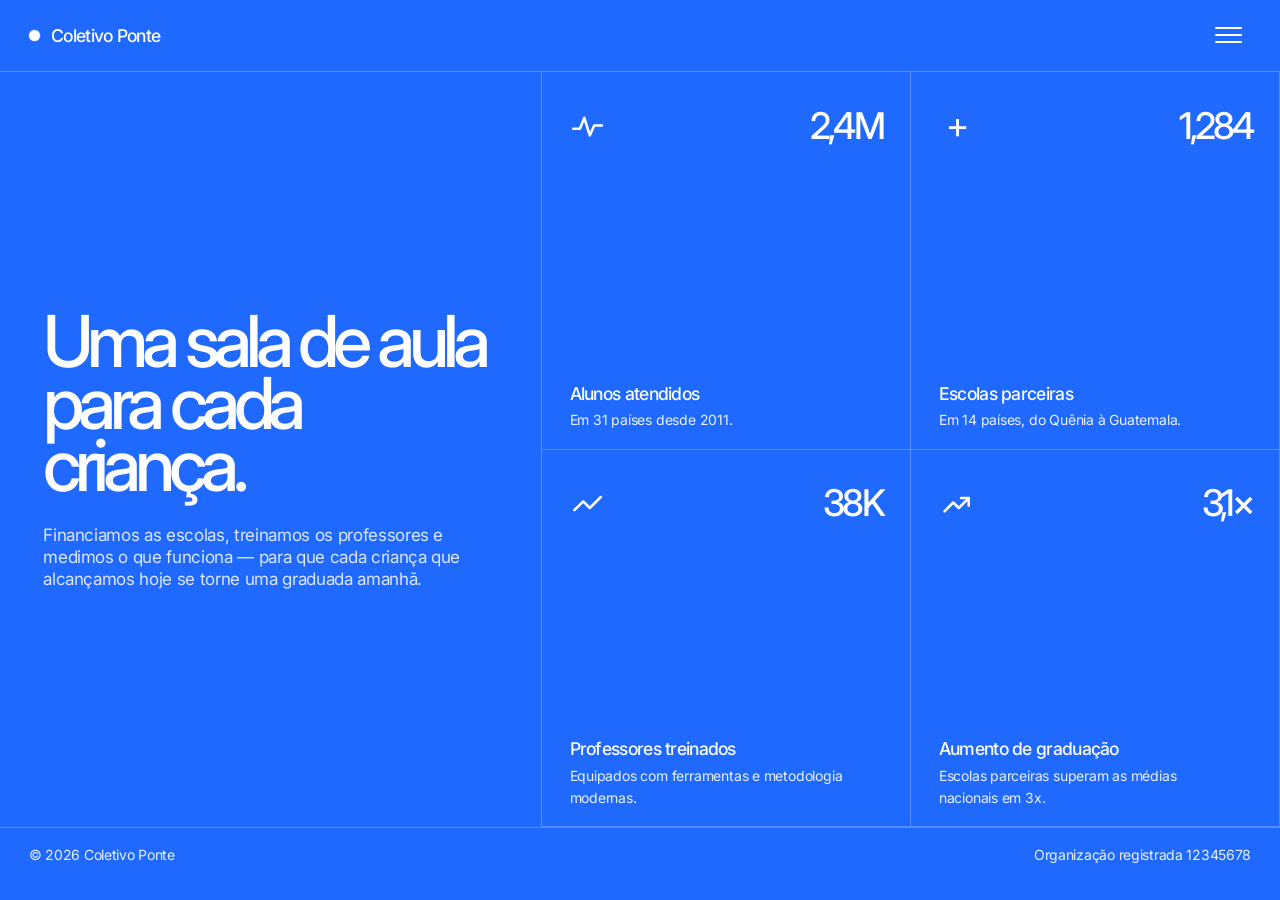
<file: grid-landing-page-main/index.html>
<!DOCTYPE html>
<html lang="pt-BR">
<head>
  <meta charset="UTF-8">
  <meta name="viewport" content="width=device-width, initial-scale=1.0">
  <link rel="icon" type="image/png" sizes="32x32" href="./assets/images/favicon-32x32.png">
  <title>Coletivo Ponte</title>
  <style>
    @font-face {
      font-family: "Inter";
      src: url("./assets/fonts/inter/inter-variable.ttf") format("truetype");
      font-weight: 100 900;
      font-display: swap;
    }

    :root {
      --cor-fundo: hsl(220, 100%, 56%);
      --cor-fundo-menu: rgba(8, 35, 120, 0.96);
      --cor-linha: rgba(255, 255, 255, 0.24);
      --cor-texto: hsl(0, 0%, 100%);
      --cor-texto-suave: rgba(255, 255, 255, 0.84);
      --cor-foco: rgba(255, 255, 255, 0.8);
      --cor-sombra: rgba(0, 0, 0, 0.18);
      --tamanho-titulo: clamp(3.5rem, 5.6vw, 7.2rem);
      --tamanho-titulo-mobile: clamp(3.2rem, 13vw, 5.5rem);
      --tamanho-valor: clamp(2.3rem, 2.5vw, 4.1rem);
      --tamanho-valor-mobile: clamp(2.3rem, 11vw, 3.6rem);
    }

    * {
      box-sizing: border-box;
    }

    html {
      font-size: 16px;
      scroll-behavior: smooth;
    }

    body {
      margin: 0;
      min-height: 100vh;
      color: var(--cor-texto);
      background: var(--cor-fundo);
      font-family: "Inter", "Segoe UI", sans-serif;
      -webkit-font-smoothing: antialiased;
      -moz-osx-font-smoothing: grayscale;
    }

    body.menu-aberto {
      overflow: hidden;
    }

    a {
      color: inherit;
      text-decoration: none;
    }

    button,
    input,
    textarea,
    select {
      font: inherit;
    }

    .pagina {
      min-height: 100vh;
      background: var(--cor-fundo);
    }

    .cabecalho {
      position: relative;
      z-index: 20;
      display: flex;
      align-items: center;
      justify-content: space-between;
      max-width: 1440px;
      min-height: 72px;
      margin: 0 auto;
      padding: 0 1.75rem 0 1.8rem;
      border-bottom: 1px solid var(--cor-linha);
    }

    .marca {
      display: inline-flex;
      align-items: center;
      gap: 0.7rem;
      font-size: 1.1rem;
      font-weight: 500;
      letter-spacing: -0.04em;
      line-height: 1;
    }

    .marca-ponto {
      width: 0.7rem;
      height: 0.7rem;
      background: var(--cor-texto);
      border-radius: 50%;
      display: inline-block;
      box-shadow: 0 0 0 1px rgba(255, 255, 255, 0.15);
    }

    .botao-menu {
      position: relative;
      width: 2.9rem;
      height: 2.9rem;
      display: inline-flex;
      align-items: center;
      justify-content: center;
      background: transparent;
      border: 0;
      border-radius: 0.4rem;
      cursor: pointer;
      color: var(--cor-texto);
      transition: background-color 0.2s ease, transform 0.2s ease;
    }

    .botao-menu:hover,
    .botao-menu:focus-visible {
      background: rgba(255, 255, 255, 0.08);
    }

    .botao-menu:focus-visible,
    .menu-link:focus-visible,
    .link-rodape:focus-visible {
      outline: 2px solid var(--cor-foco);
      outline-offset: 3px;
    }

    .barras-menu {
      position: relative;
      width: 1.7rem;
      height: 1.1rem;
      display: inline-block;
    }

    .barras-menu span {
      position: absolute;
      left: 0;
      width: 100%;
      height: 2px;
      background: var(--cor-texto);
      border-radius: 999px;
      transition: transform 0.25s ease, opacity 0.25s ease, top 0.25s ease;
    }

    .barras-menu span:nth-child(1) {
      top: 0;
    }

    .barras-menu span:nth-child(2) {
      top: 0.46rem;
    }

    .barras-menu span:nth-child(3) {
      top: 0.92rem;
    }

    .botao-menu[aria-expanded="true"] .barras-menu span:nth-child(1) {
      top: 0.46rem;
      transform: rotate(45deg);
    }

    .botao-menu[aria-expanded="true"] .barras-menu span:nth-child(2) {
      opacity: 0;
    }

    .botao-menu[aria-expanded="true"] .barras-menu span:nth-child(3) {
      top: 0.46rem;
      transform: rotate(-45deg);
    }

    .painel-menu {
      position: fixed;
      top: 0;
      right: 0;
      width: min(27rem, 100vw);
      height: 100vh;
      background: var(--cor-fundo-menu);
      box-shadow: -0.5rem 0 2.5rem var(--cor-sombra);
      transform: translateX(105%);
      opacity: 0;
      pointer-events: none;
      transition: transform 0.28s ease, opacity 0.28s ease;
      z-index: 15;
    }

    .painel-menu.aberto {
      transform: translateX(0);
      opacity: 1;
      pointer-events: auto;
    }

    .menu-navegacao {
      display: flex;
      flex-direction: column;
      gap: 0;
      padding: 5.5rem 2rem 2rem;
    }

    .menu-link {
      display: flex;
      align-items: center;
      min-height: 3.5rem;
      font-size: 1.35rem;
      font-weight: 500;
      letter-spacing: -0.04em;
      color: var(--cor-texto);
      border-bottom: 1px solid rgba(255, 255, 255, 0.14);
      transition: color 0.2s ease, transform 0.2s ease;
    }

    .menu-link:hover,
    .menu-link:focus-visible {
      color: rgba(255, 255, 255, 0.9);
      transform: translateX(0.2rem);
    }

    .conteudo-principal {
      max-width: 1440px;
      margin: 0 auto;
    }

    .secao-hero {
      display: grid;
      grid-template-columns: minmax(0, 1.06fr) minmax(0, 1.45fr);
      min-height: calc(100vh - 72px - 72px);
      border-bottom: 1px solid var(--cor-linha);
    }

    .coluna-texto {
      display: flex;
      flex-direction: column;
      justify-content: center;
      padding: clamp(2.4rem, 3vw, 4rem) 2.25rem 2.25rem 2.7rem;
    }

    .titulo-principal {
      margin: 0;
      max-width: 620px;
      font-size: var(--tamanho-titulo);
      line-height: 0.86;
      letter-spacing: -0.085em;
      font-weight: 500;
    }

    .descricao-principal {
      max-width: 500px;
      margin: 1.7rem 0 0;
      font-size: 1.065rem;
      line-height: 1.3;
      letter-spacing: -0.02em;
      color: var(--cor-texto-suave);
    }

    .grid-estatisticas {
      display: grid;
      grid-template-columns: repeat(2, minmax(0, 1fr));
      width: 100%;
      min-height: 100%;
      border-left: 1px solid var(--cor-linha);
    }

    .cartao-estatistica {
      display: flex;
      flex-direction: column;
      justify-content: space-between;
      min-height: 14.8rem;
      padding: 1.2rem 1.7rem 1.1rem 1.75rem;
      border-right: 1px solid var(--cor-linha);
      border-bottom: 1px solid var(--cor-linha);
      transition: background-color 0.2s ease;
    }

    .cartao-estatistica:hover,
    .cartao-estatistica:focus-within {
      background: rgba(255, 255, 255, 0.05);
    }

    .cabecalho-cartao {
      display: flex;
      align-items: center;
      justify-content: space-between;
      gap: 1rem;
      min-height: 4.4rem;
    }

    .icone-estatistica {
      display: inline-flex;
      align-items: center;
      justify-content: center;
      width: 2.2rem;
      height: 2.2rem;
      color: var(--cor-texto);
      flex-shrink: 0;
    }

    .icone-estatistica svg {
      width: 2.2rem;
      height: 2.2rem;
      stroke: currentColor;
      fill: none;
      stroke-width: 2.3;
      stroke-linecap: round;
      stroke-linejoin: round;
    }

    .simbolo-estatistica {
      display: inline-block;
      font-size: 2.3rem;
      line-height: 1;
      font-weight: 400;
      letter-spacing: -0.08em;
      transform: translateY(-0.04em);
    }

    .valor-estatistica {
      margin: 0;
      font-size: var(--tamanho-valor);
      line-height: 1;
      letter-spacing: -0.08em;
      font-weight: 500;
      text-align: right;
    }

    .rotulo-estatistica {
      margin: 0;
      font-size: 1.1rem;
      font-weight: 500;
      letter-spacing: -0.04em;
      line-height: 1.2;
    }

    .texto-estatistica {
      margin: 0.35rem 0 0;
      color: rgba(255, 255, 255, 0.9);
      font-size: 0.875rem;
      line-height: 1.55;
      letter-spacing: -0.015em;
      max-width: 18rem;
    }

    .rodape {
      display: flex;
      align-items: center;
      justify-content: space-between;
      max-width: 1440px;
      margin: 0 auto;
      padding: 1.15rem 1.8rem 1.8rem;
      font-size: 0.875rem;
      letter-spacing: -0.02em;
      color: rgba(255, 255, 255, 0.9);
    }

    .link-rodape {
      color: inherit;
      text-decoration: none;
      transition: opacity 0.2s ease;
    }

    .link-rodape:hover,
    .link-rodape:focus-visible {
      opacity: 1;
    }

    @media (max-width: 760px) {
      .cabecalho {
        min-height: 68px;
        padding: 0 1.2rem;
      }

      .marca {
        font-size: 1rem;
      }

      .secao-hero {
        grid-template-columns: 1fr;
      }

      .coluna-texto {
        padding: 2.5rem 1.2rem 1.2rem;
      }

      .titulo-principal {
        max-width: 100%;
        font-size: var(--tamanho-titulo-mobile);
        line-height: 0.9;
        letter-spacing: -0.08em;
      }

      .descricao-principal {
        max-width: 100%;
        margin-top: 1.3rem;
        font-size: 1.08rem;
      }

      .grid-estatisticas {
        grid-template-columns: 1fr;
        border-left: 0;
      }

      .cartao-estatistica {
        min-height: auto;
        padding: 1.1rem 1.2rem 1.3rem;
      }

      .valor-estatistica {
        font-size: var(--tamanho-valor-mobile);
      }

      .rodape {
        flex-direction: column;
        align-items: flex-start;
        gap: 0.4rem;
        padding: 1.15rem 1.2rem 2rem;
      }
    }

    @media (prefers-reduced-motion: reduce) {
      html {
        scroll-behavior: auto;
      }

      *,
      *::before,
      *::after {
        animation: none !important;
        transition: none !important;
      }
    }
  </style>
</head>
<body>
  <div class="pagina">
    <header class="cabecalho">
      <a class="marca" href="#" aria-label="Página inicial do Coletivo Ponte">
        <span class="marca-ponto" aria-hidden="true"></span>
        <span>Coletivo Ponte</span>
      </a>

      <button class="botao-menu" type="button" aria-label="Abrir menu" aria-expanded="false" aria-controls="painel-menu">
        <span class="barras-menu" aria-hidden="true">
          <span></span>
          <span></span>
          <span></span>
        </span>
      </button>
    </header>

    <aside class="painel-menu" id="painel-menu" aria-label="Menu de navegação">
      <nav class="menu-navegacao" aria-label="Navegação principal">
        <a class="menu-link" href="#">Sobre</a>
        <a class="menu-link" href="#">Nosso trabalho</a>
        <a class="menu-link" href="#">Parceiros</a>
        <a class="menu-link" href="#">Relatório anual</a>
        <a class="menu-link" href="#">Doar</a>
      </nav>
    </aside>

    <main class="conteudo-principal">
      <section class="secao-hero" aria-label="Seção principal com impacto educacional">
        <div class="coluna-texto">
          <h1 class="titulo-principal">Uma sala de aula<br>para cada criança.</h1>
          <p class="descricao-principal">Financiamos as escolas, treinamos os professores e medimos o que funciona — para que cada criança que alcançamos hoje se torne uma graduada amanhã.</p>
        </div>

        <div class="grid-estatisticas" aria-label="Estatísticas do impacto da organização">
          <article class="cartao-estatistica">
            <div class="cabecalho-cartao">
              <span class="icone-estatistica" aria-hidden="true">
                <svg viewBox="0 0 32 32" role="img" aria-hidden="true">
                  <path d="M3 18h6l4-10 5 16 4-9h7"></path>
                </svg>
              </span>
              <p class="valor-estatistica">2,4M</p>
            </div>
            <div>
              <h2 class="rotulo-estatistica">Alunos atendidos</h2>
              <p class="texto-estatistica">Em 31 países desde 2011.</p>
            </div>
          </article>

          <article class="cartao-estatistica">
            <div class="cabecalho-cartao">
              <span class="icone-estatistica" aria-hidden="true">
                <span class="simbolo-estatistica">+</span>
              </span>
              <p class="valor-estatistica">1,284</p>
            </div>
            <div>
              <h2 class="rotulo-estatistica">Escolas parceiras</h2>
              <p class="texto-estatistica">Em 14 países, do Quênia à Guatemala.</p>
            </div>
          </article>

          <article class="cartao-estatistica">
            <div class="cabecalho-cartao">
              <span class="icone-estatistica" aria-hidden="true">
                <svg viewBox="0 0 32 32" role="img" aria-hidden="true">
                  <path d="M4 22l8-8 6 6 10-10"></path>
                </svg>
              </span>
              <p class="valor-estatistica">38K</p>
            </div>
            <div>
              <h2 class="rotulo-estatistica">Professores treinados</h2>
              <p class="texto-estatistica">Equipados com ferramentas e metodologia modernas.</p>
            </div>
          </article>

          <article class="cartao-estatistica">
            <div class="cabecalho-cartao">
              <span class="icone-estatistica" aria-hidden="true">
                <svg viewBox="0 0 32 32" role="img" aria-hidden="true">
                  <path d="M5 23l8-8 5 5 9-9"></path>
                  <path d="M20 11h7v7"></path>
                </svg>
              </span>
              <p class="valor-estatistica">3,1×</p>
            </div>
            <div>
              <h2 class="rotulo-estatistica">Aumento de graduação</h2>
              <p class="texto-estatistica">Escolas parceiras superam as médias nacionais em 3x.</p>
            </div>
          </article>
        </div>
      </section>
    </main>

    <footer class="rodape" aria-label="Rodapé da página">
      <div>© 2026 Coletivo Ponte</div>
      <div>Organização registrada 12345678</div>
    </footer>
  </div>

  <script>
    const botaoMenu = document.querySelector('.botao-menu');
    const painelMenu = document.querySelector('.painel-menu');

    const alternarMenu = () => {
      const menuAberto = painelMenu.classList.toggle('aberto');
      botaoMenu.setAttribute('aria-expanded', String(menuAberto));
      botaoMenu.setAttribute('aria-label', menuAberto ? 'Fechar menu' : 'Abrir menu');
      document.body.classList.toggle('menu-aberto', menuAberto);
    };

    botaoMenu.addEventListener('click', alternarMenu);

    document.addEventListener('keydown', (evento) => {
      if (evento.key === 'Escape' && painelMenu.classList.contains('aberto')) {
        alternarMenu();
        botaoMenu.focus();
      }
    });

    document.addEventListener('click', (evento) => {
      const clicouNoMenu = painelMenu.contains(evento.target);
      const clicouNoBotao = botaoMenu.contains(evento.target);

      if (!clicouNoMenu && !clicouNoBotao && painelMenu.classList.contains('aberto')) {
        alternarMenu();
      }
    });
  </script>
</body>
</html>
</file>
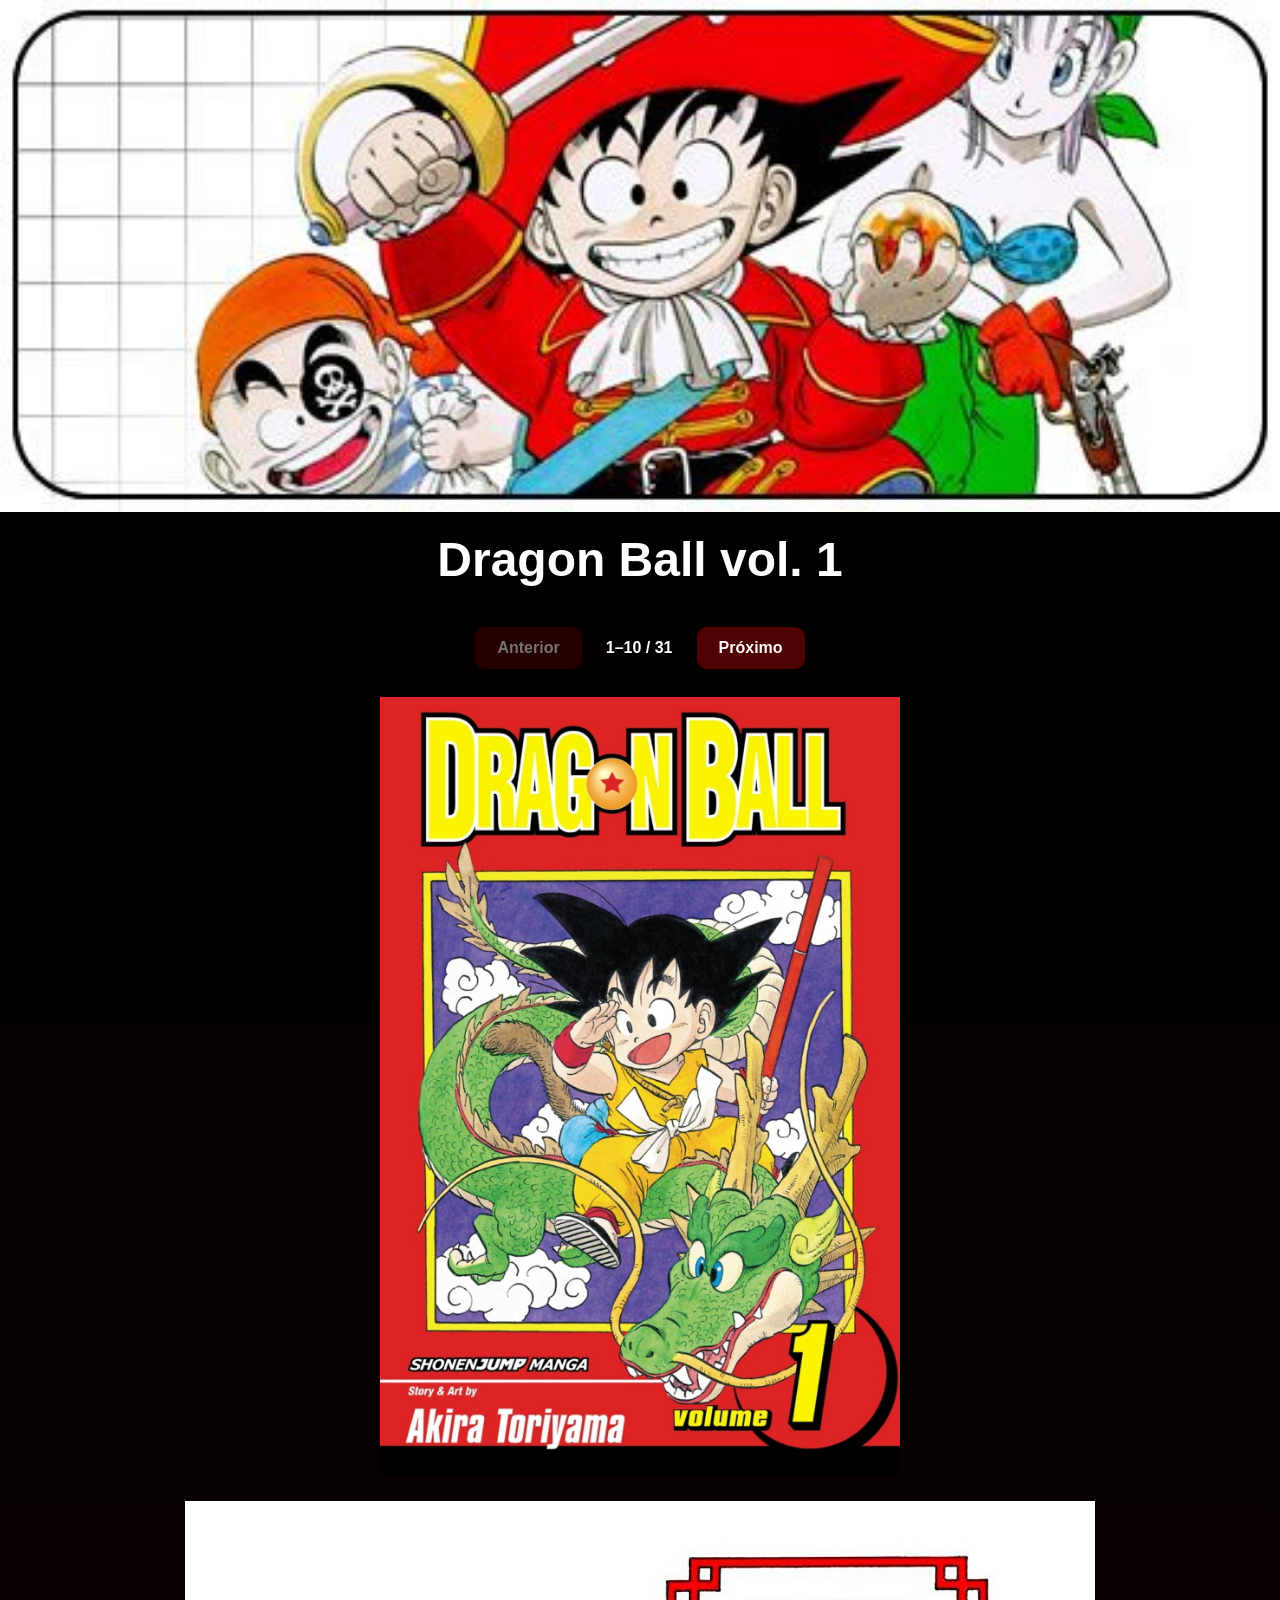
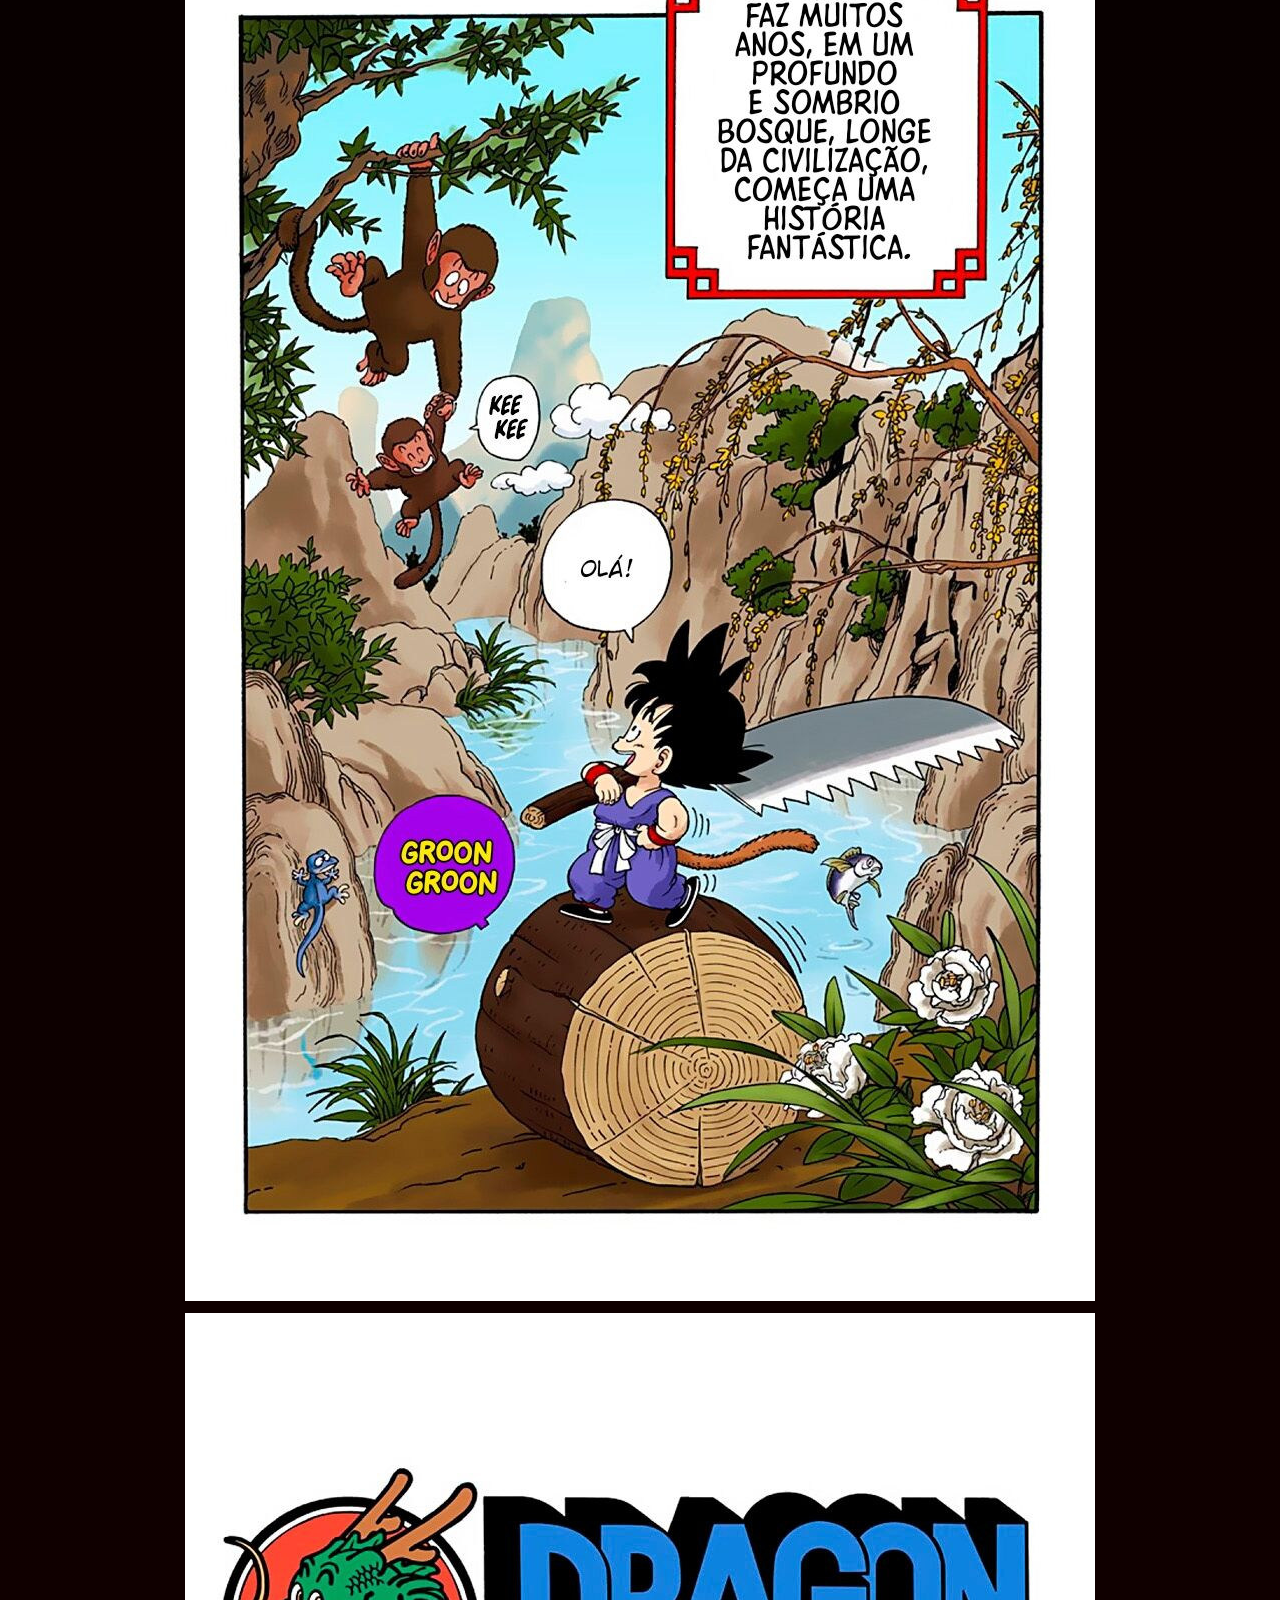
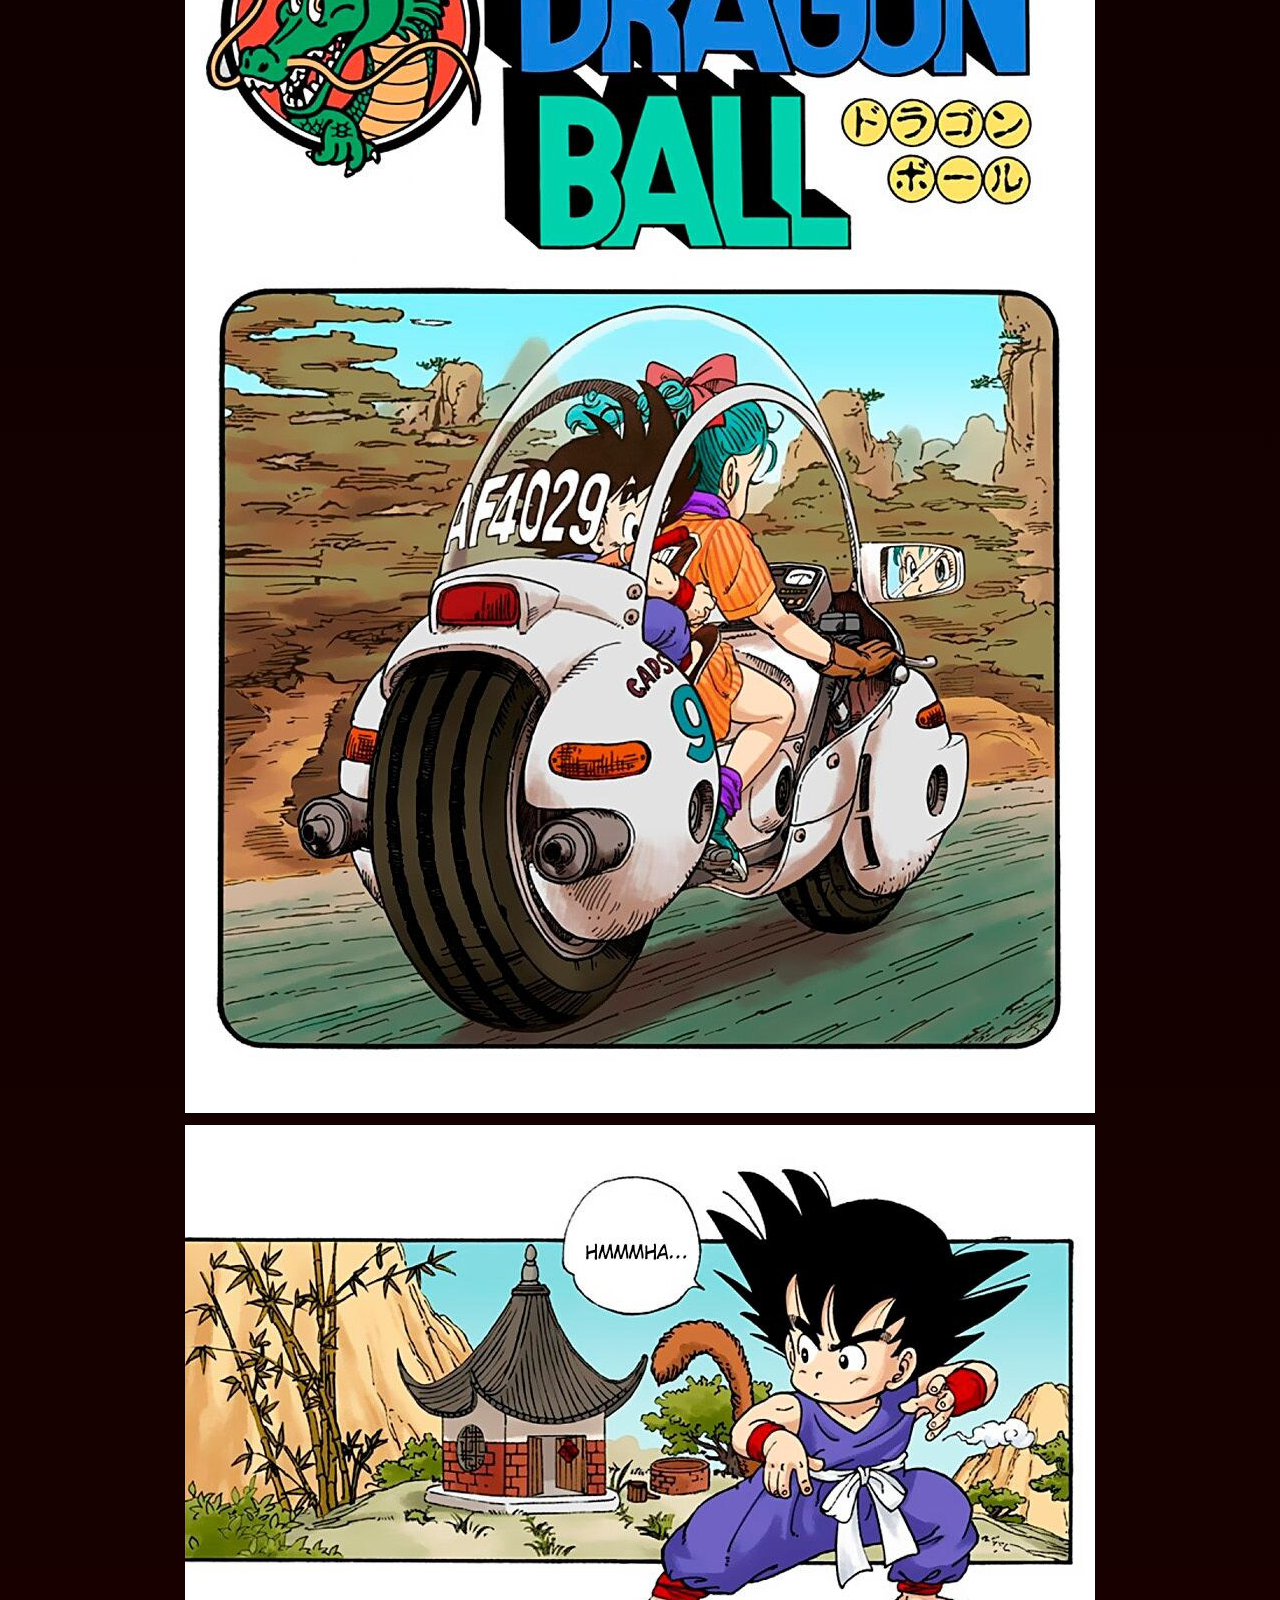
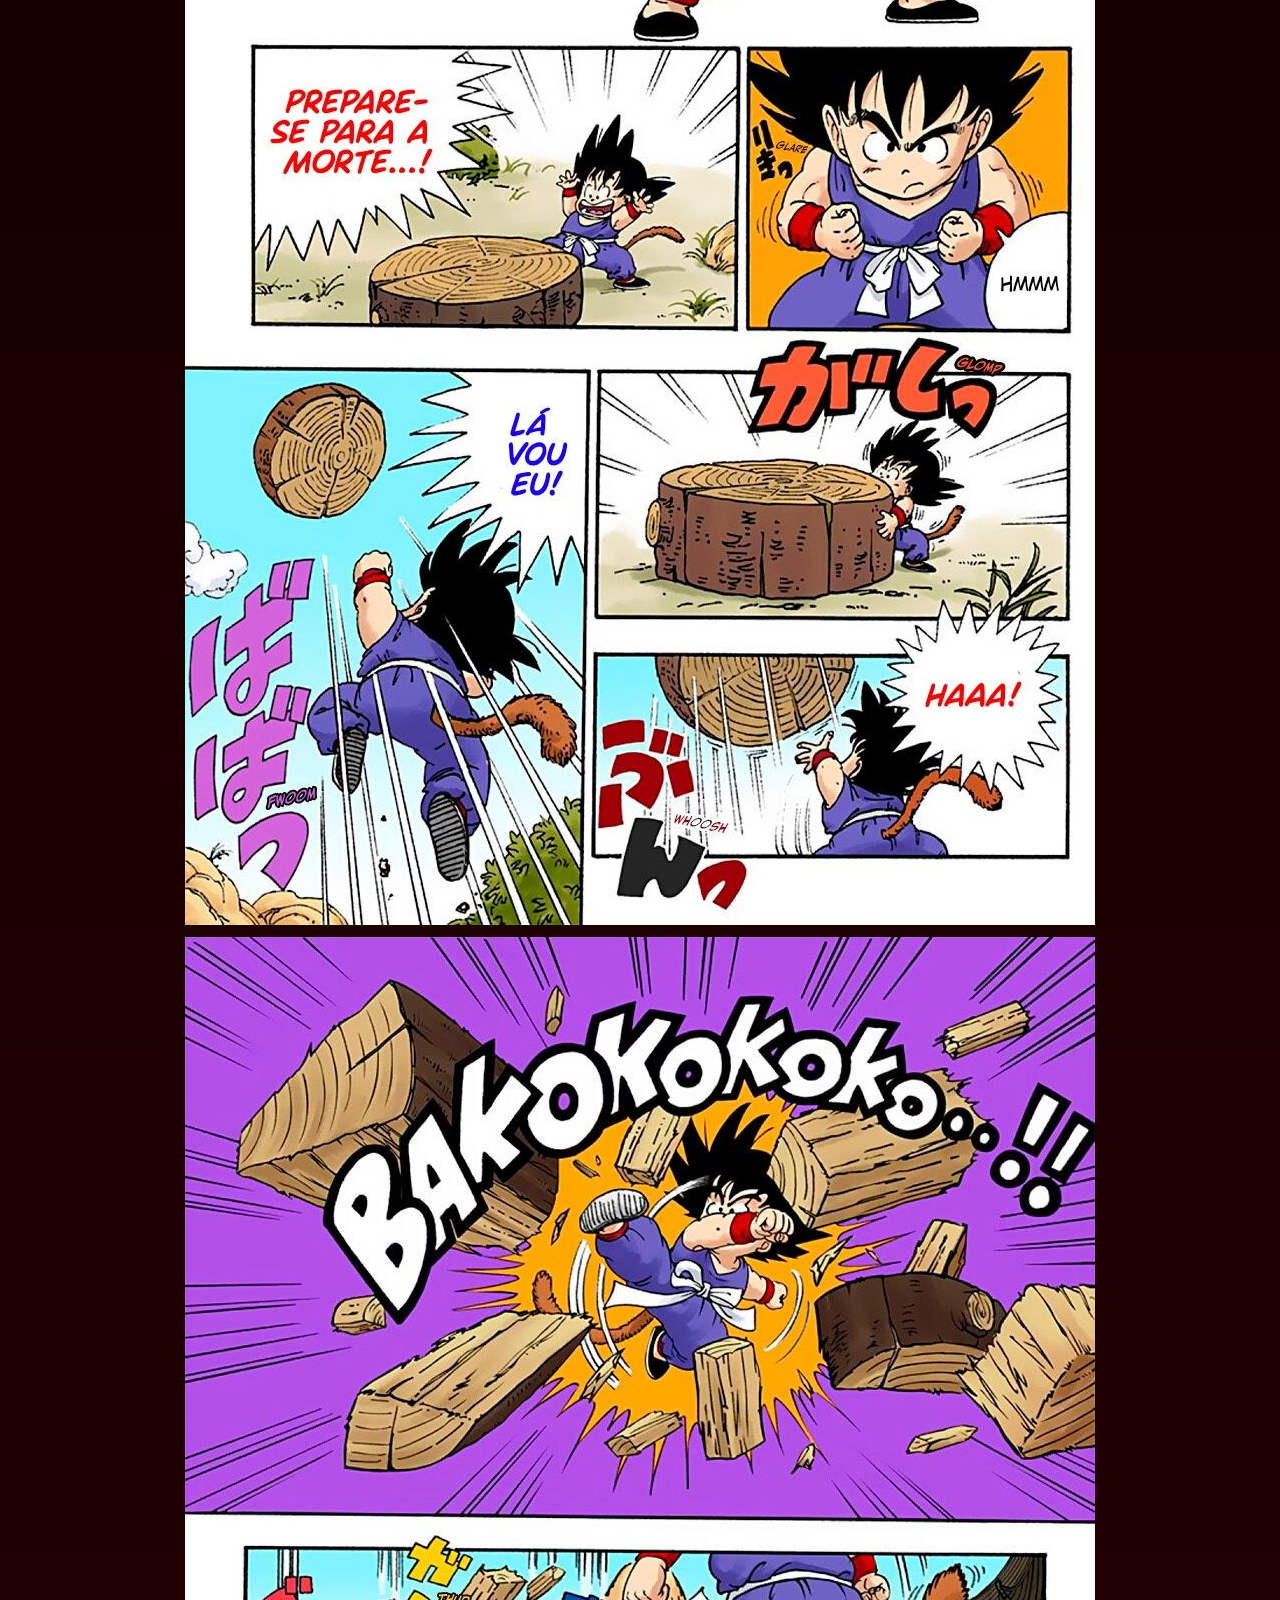
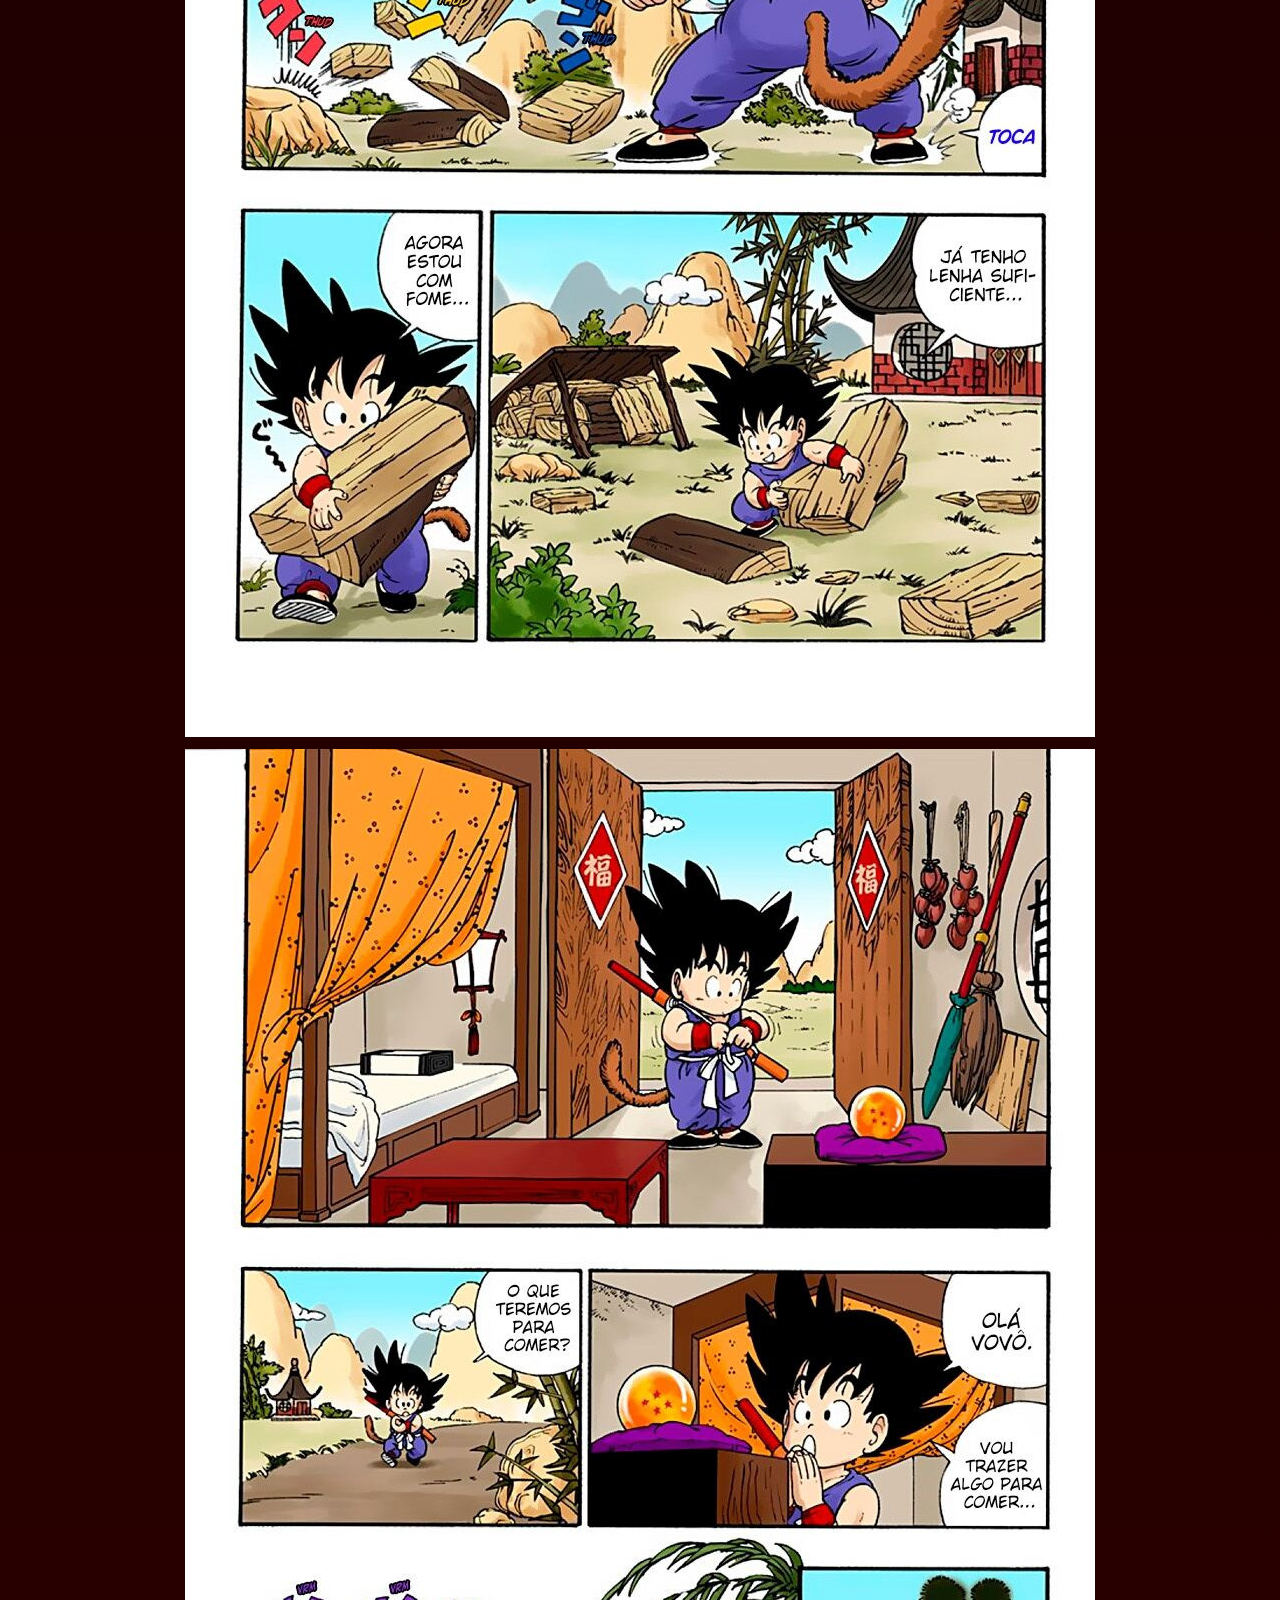
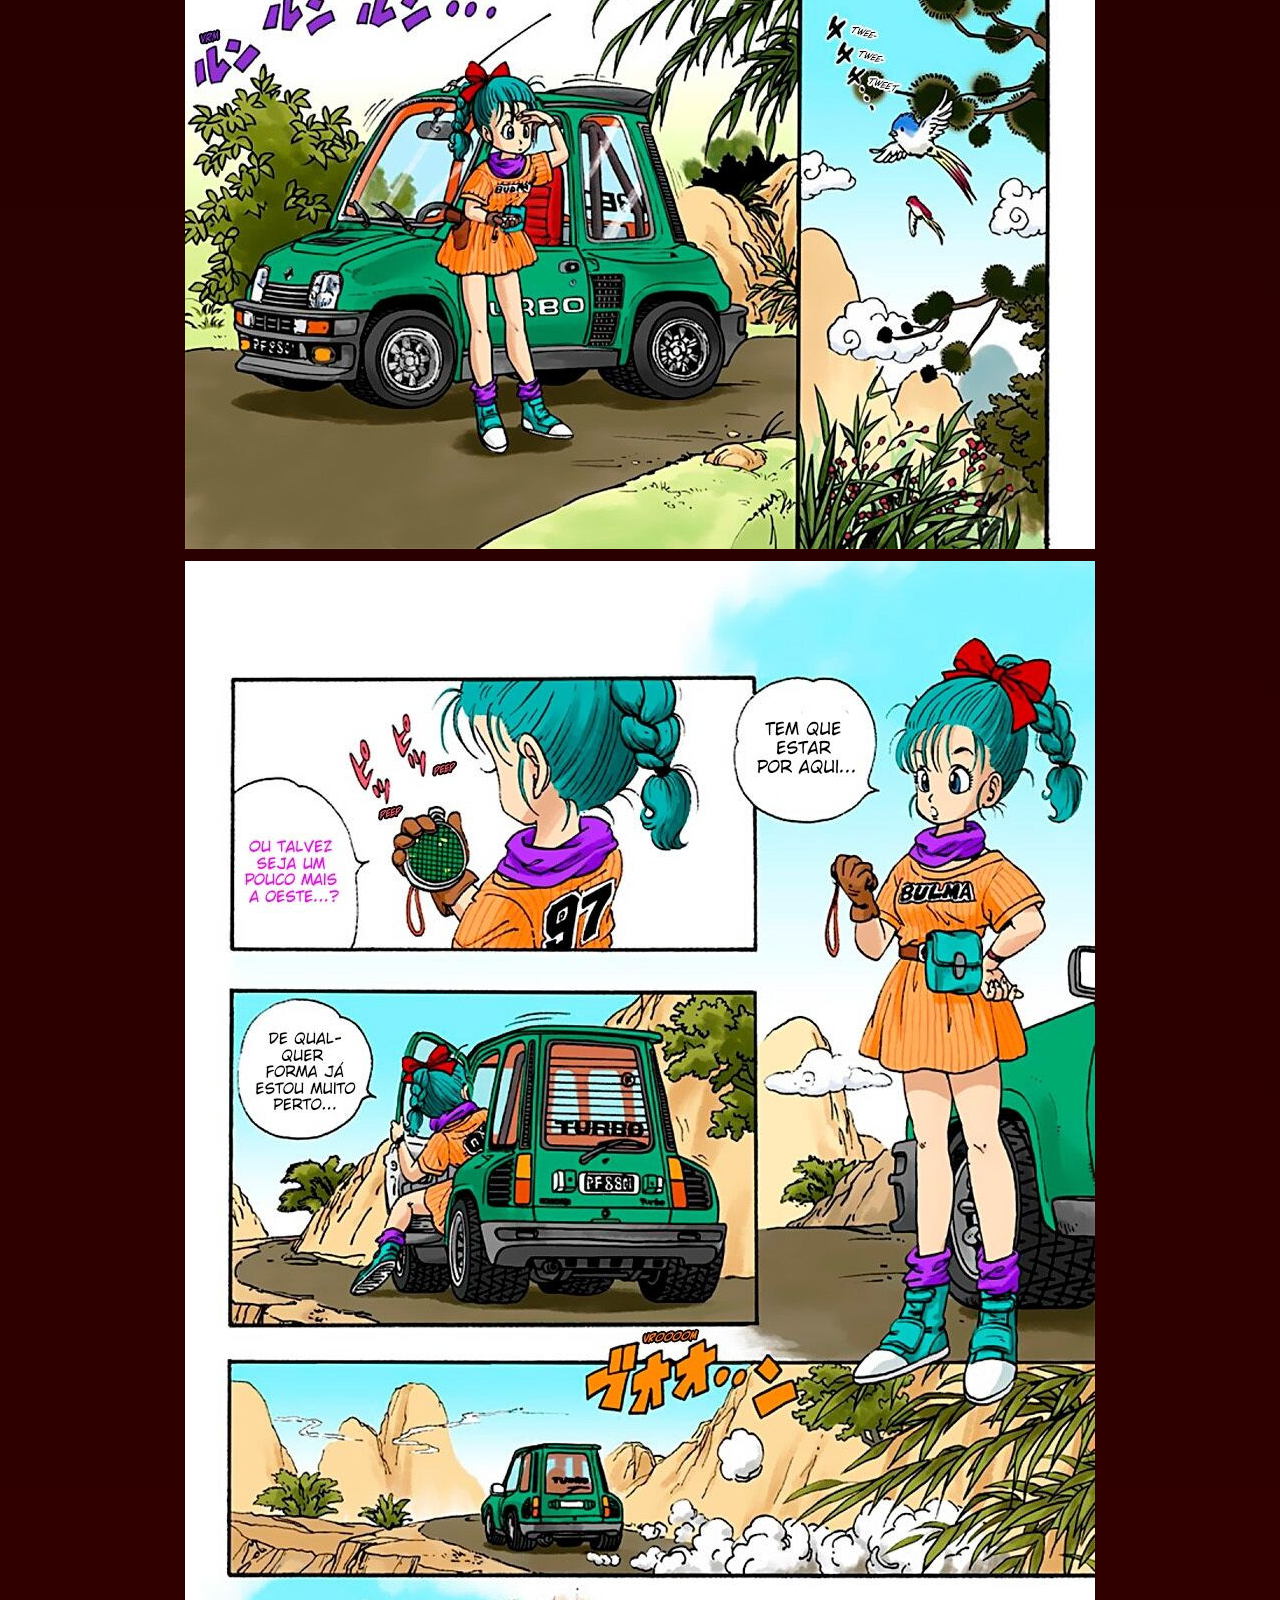
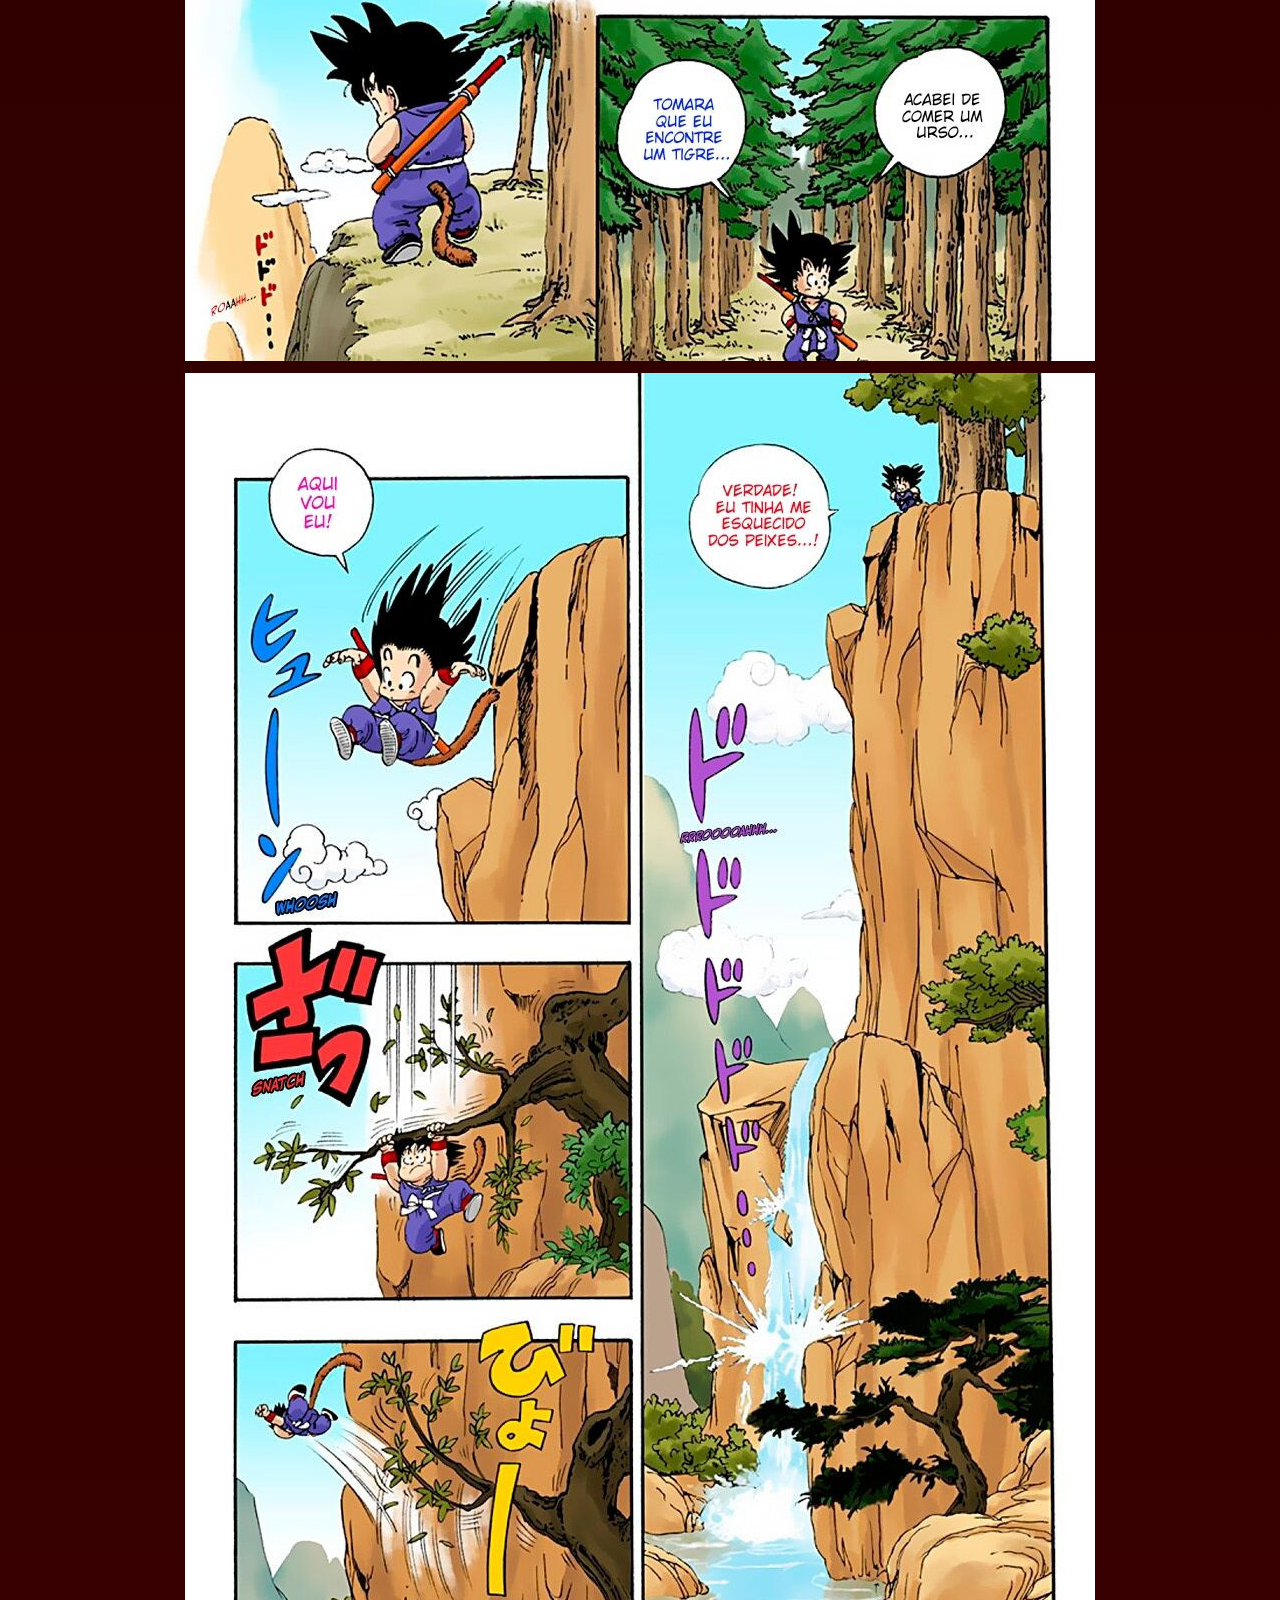
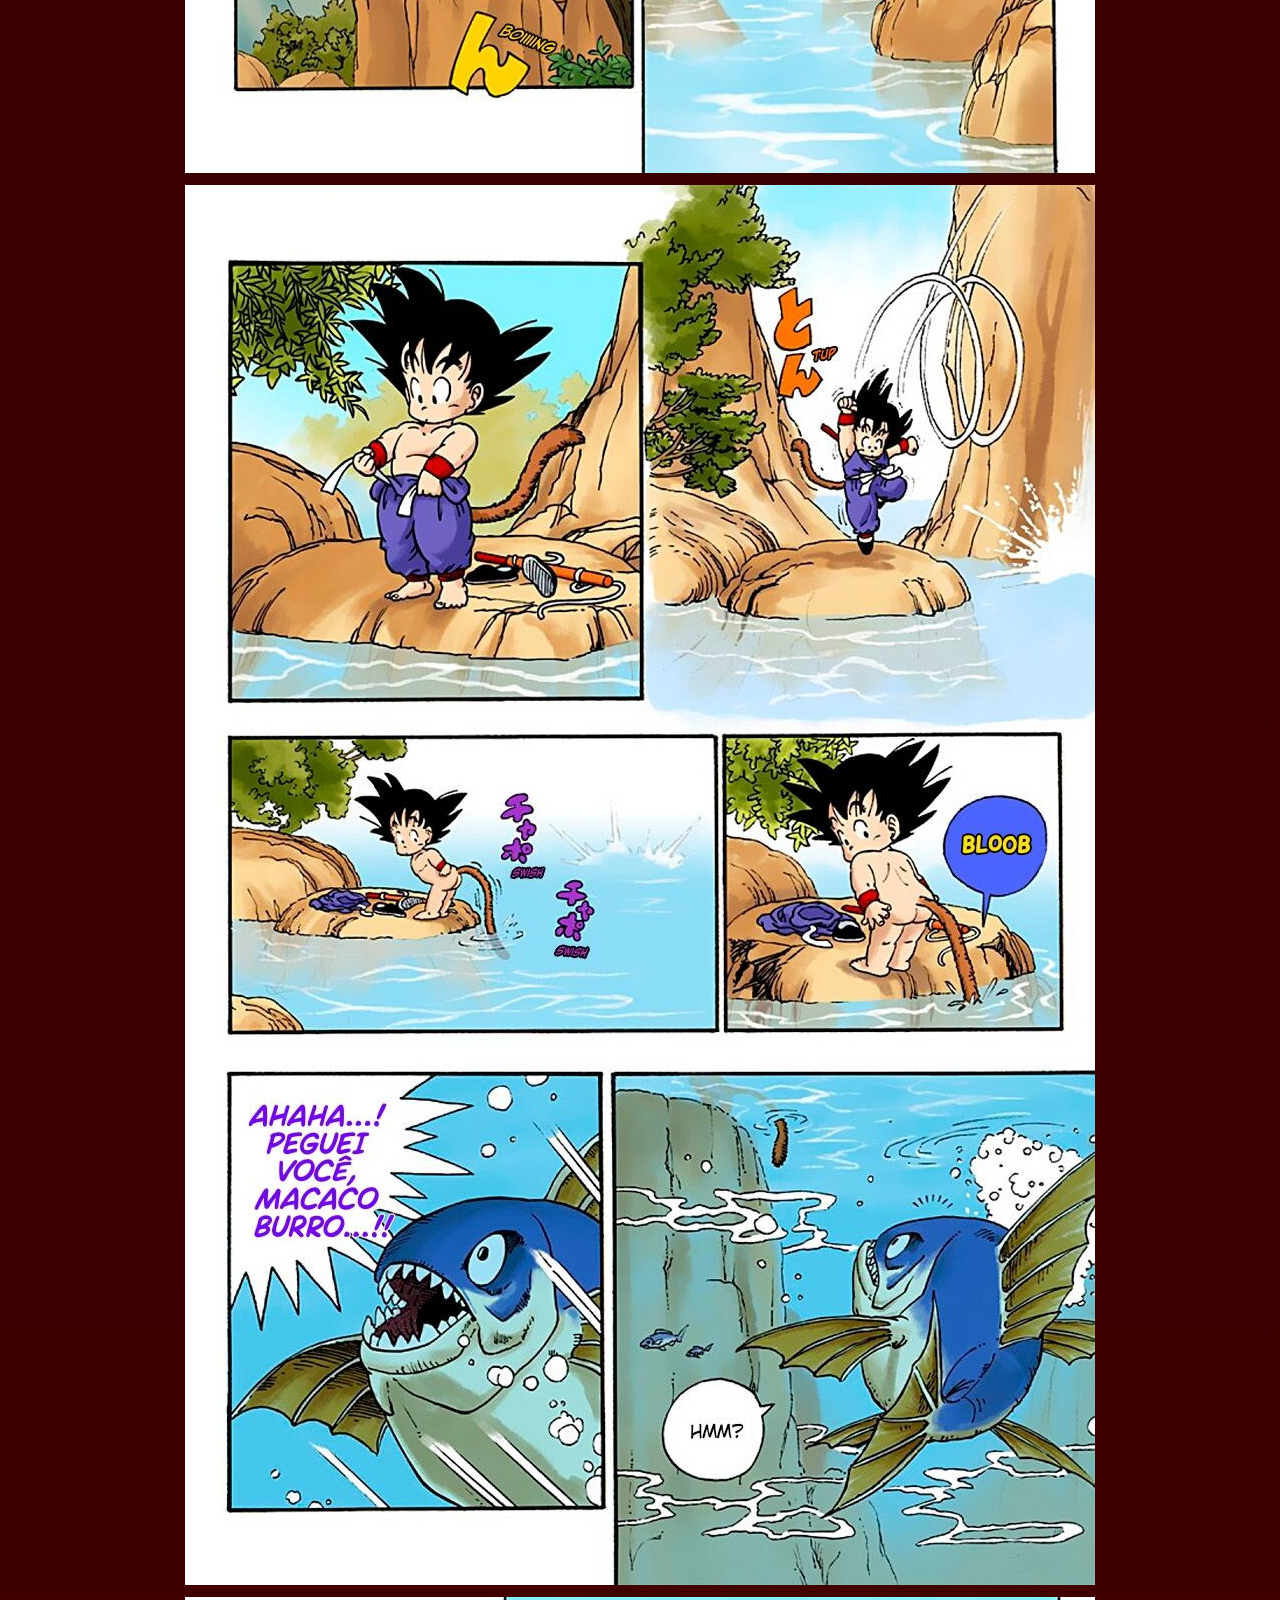
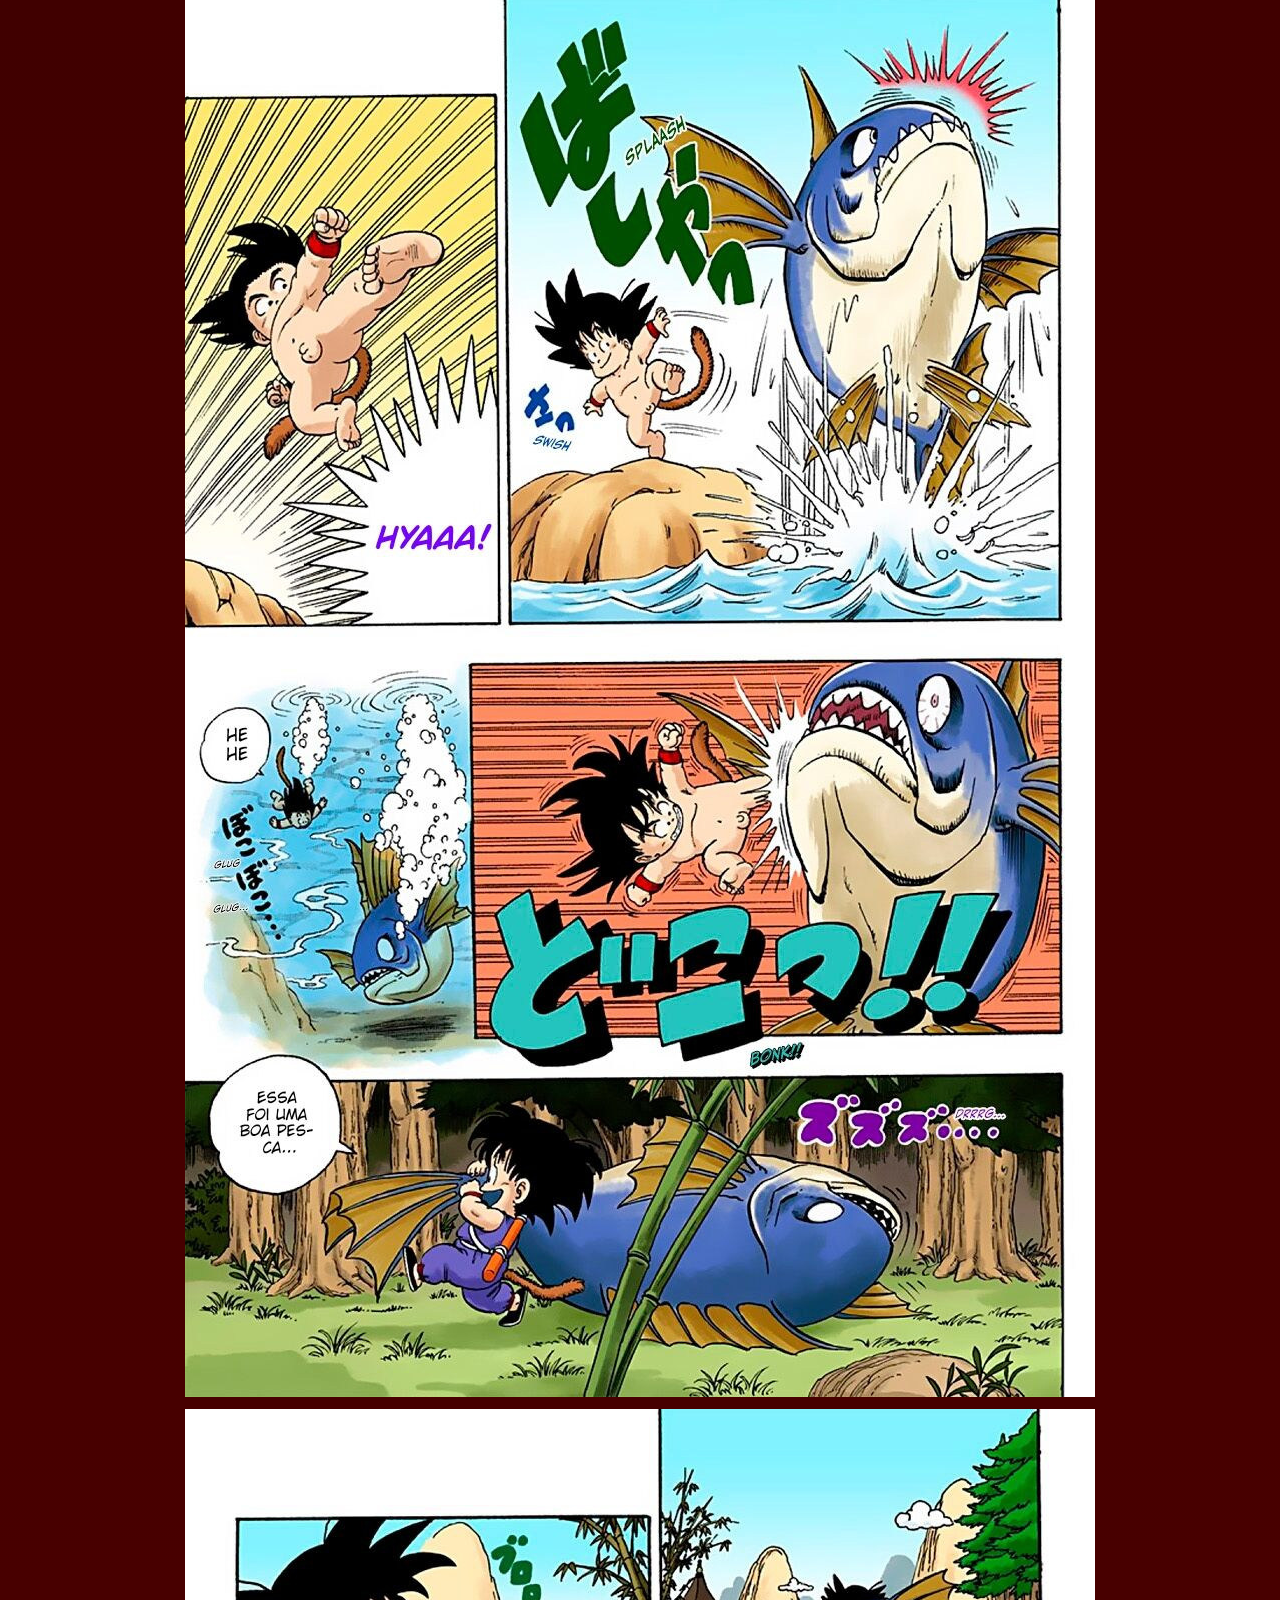
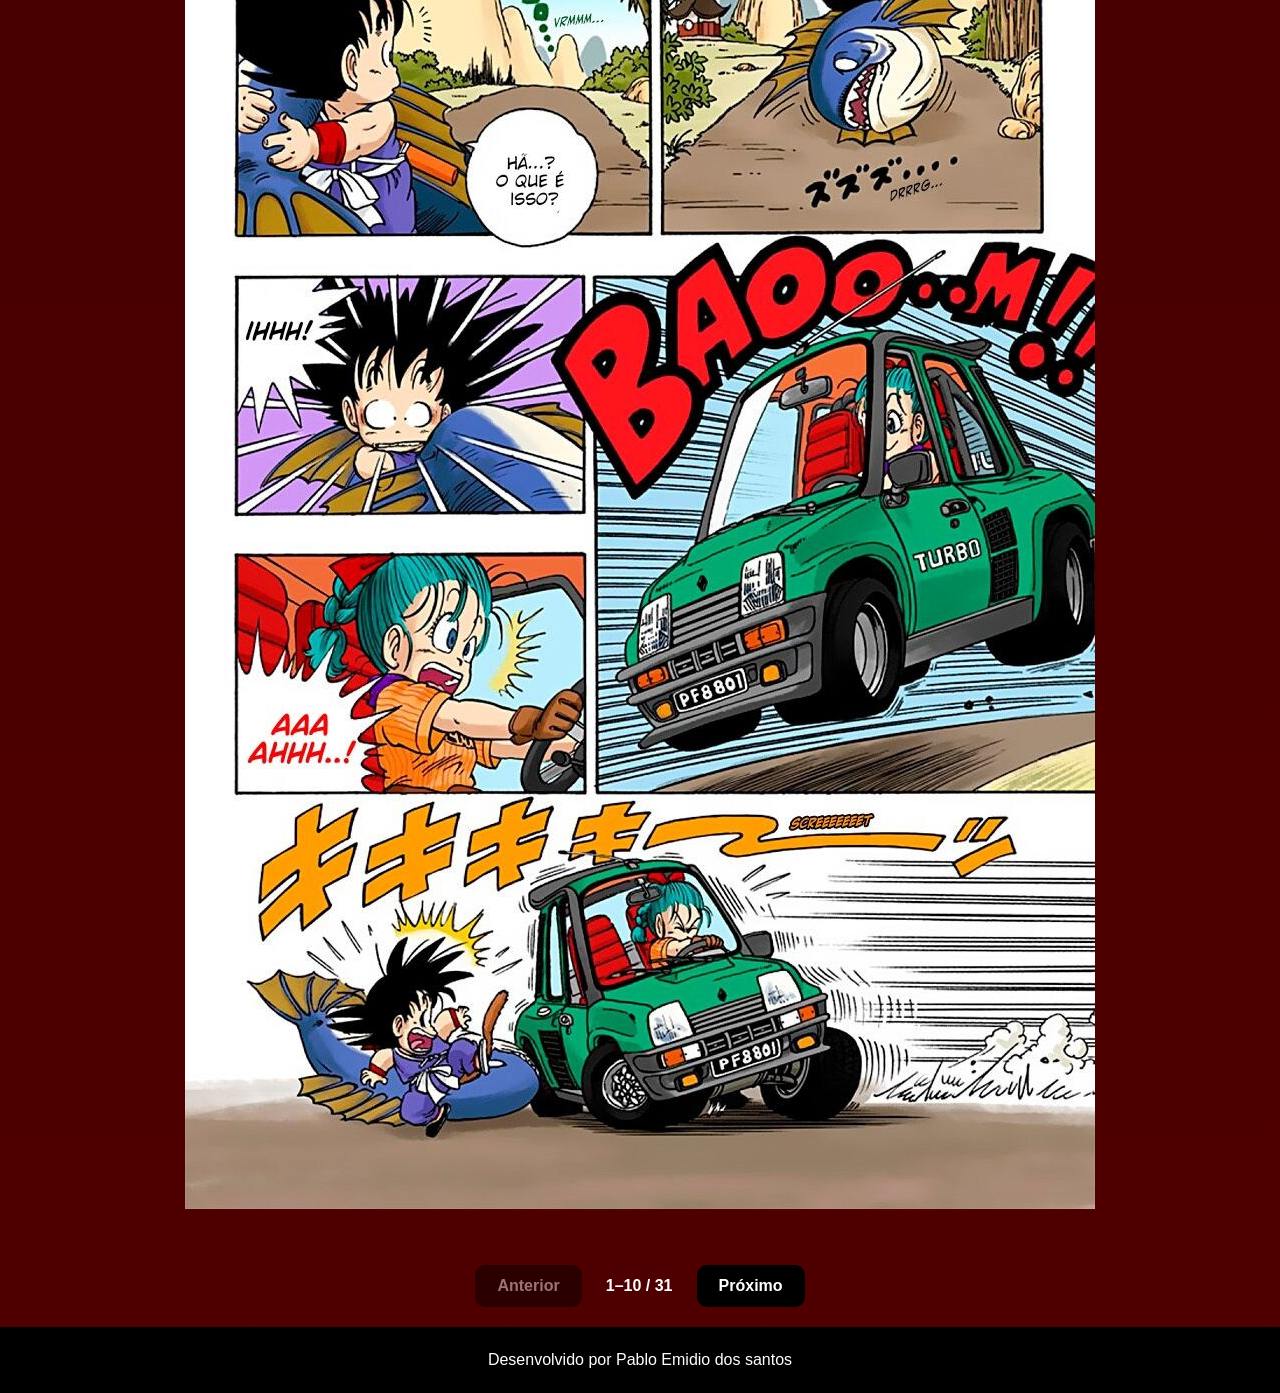
<file: Mangá/index.html>
<!DOCTYPE html>
<html lang="pt-BR">
<head>
    <meta charset="UTF-8">
    <meta name="viewport" content="width=device-width, initial-scale=1.0">
    <title>Meu manga online</title>
    <link rel="stylesheet" href="style.css">
</head>
<body>
    <header>
        <div>
            <img src="public/dragonballbanner.jpg" alt="Dragon Ball Banner" class="banner">
        </div>

        <h1 class="title">Dragon Ball vol. 1</h1>

    </header>
        
    <button class="btn2" data-direction="previous">Anterior</button>
    <span class="progress">1–10 / 31</span>
    <button class="btn2" data-direction="next">Próximo</button>


    <main>
        <img class="cover" src="public/dragon-ball-vol-1-s%20Capa.jpg" alt="Capa de Dragon Ball volume 1" fetchpriority="high">

        <img src="public/1.jpg" alt="Página 1" fetchpriority="high">
        <img src="public/2.jpg" alt="Página 2" loading="lazy">
        <img src="public/3.jpg" alt="Página 3" loading="lazy">
        <img src="public/4.jpg" alt="Página 4" loading="lazy">
        <img src="public/5.jpg" alt="Página 5" loading="lazy">
        <img src="public/6.jpg" alt="Página 6" loading="lazy">
        <img src="public/7.jpg" alt="Página 7" loading="lazy">
        <img src="public/8.jpg" alt="Página 8" loading="lazy">
        <img src="public/9.jpg" alt="Página 9" loading="lazy">
        <img src="public/10.jpg" alt="Página 10" loading="lazy">
    </main>

    <button class="btn" data-direction="previous">Anterior</button>
    <span class="progress">1–10 / 31</span>
    <button class="btn" data-direction="next">Próximo</button>

    <footer class="site-footer">
            <a href="https://github.com/PabloEmidioSantos/" target="_blank" rel="noopener noreferrer">Desenvolvido por Pablo Emidio dos santos</a>
    </footer>

<script src="script.js"></script>
</body>
</html>
</file>
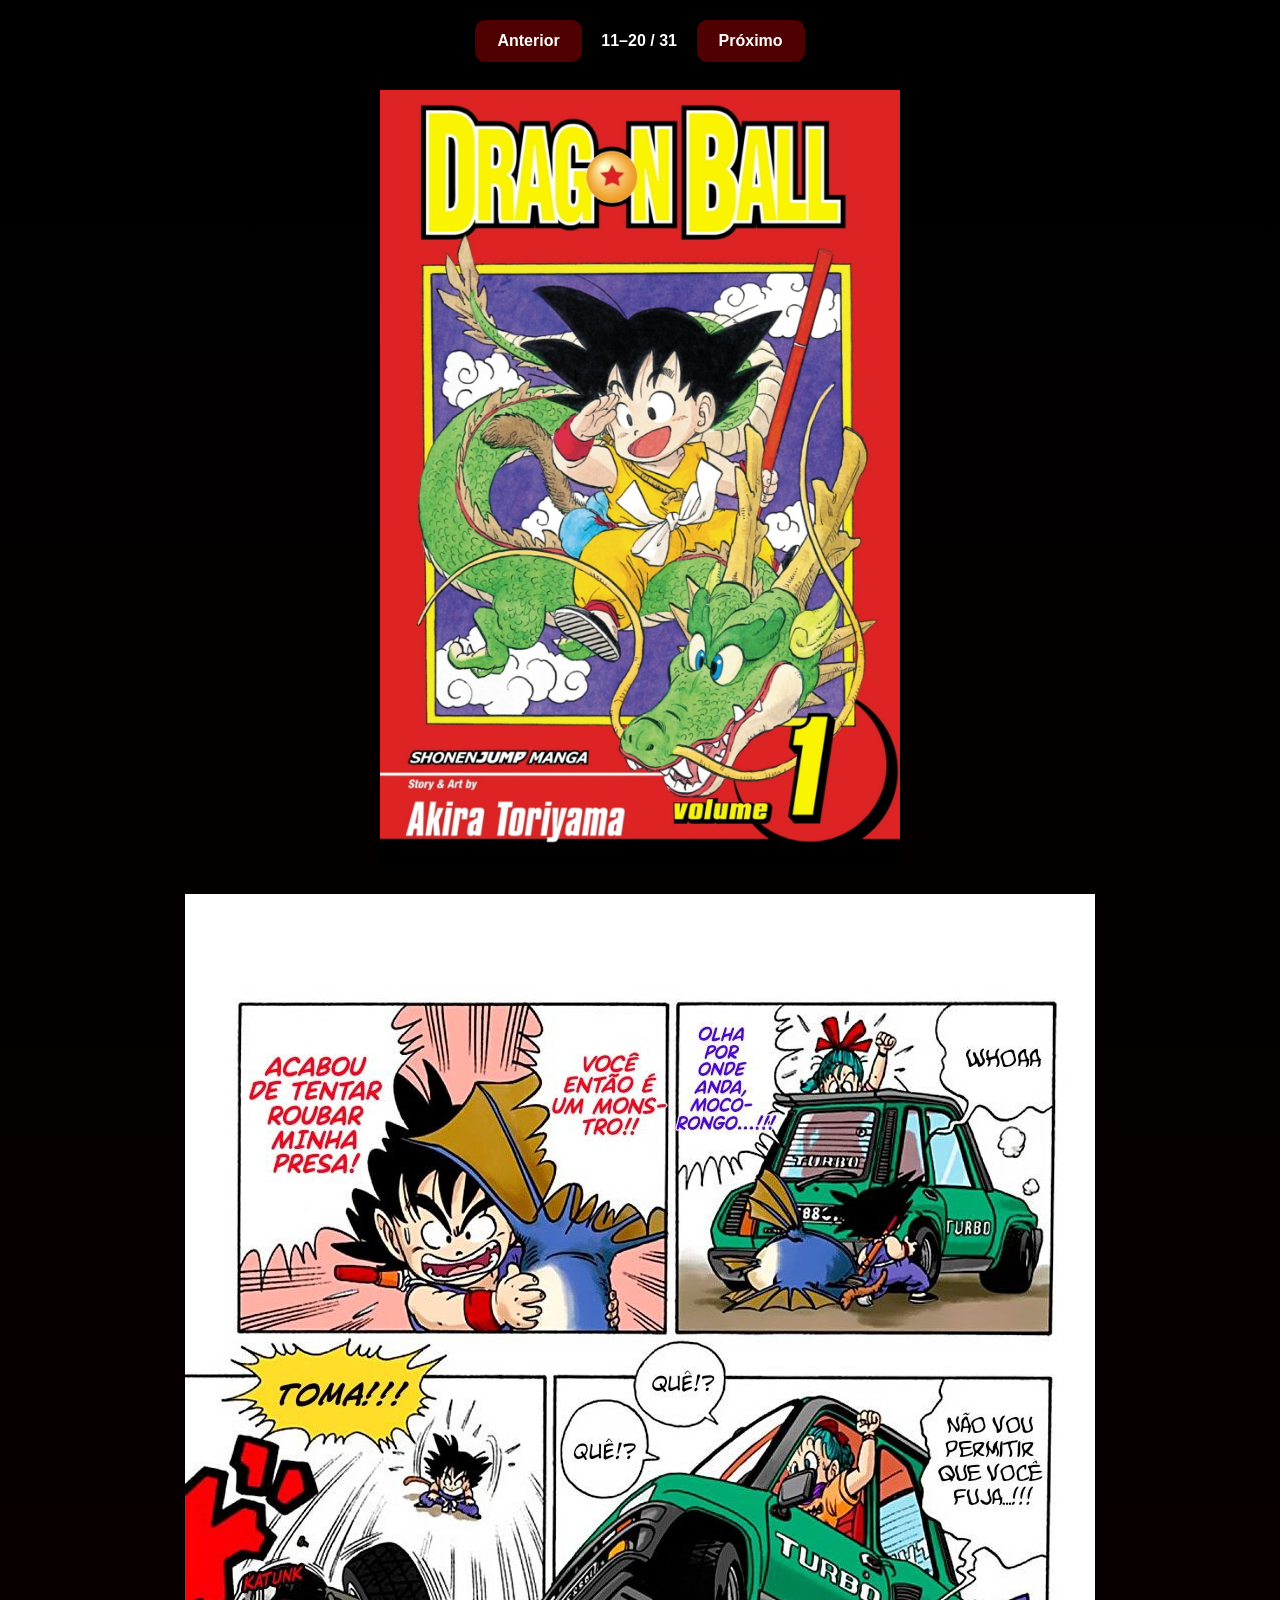
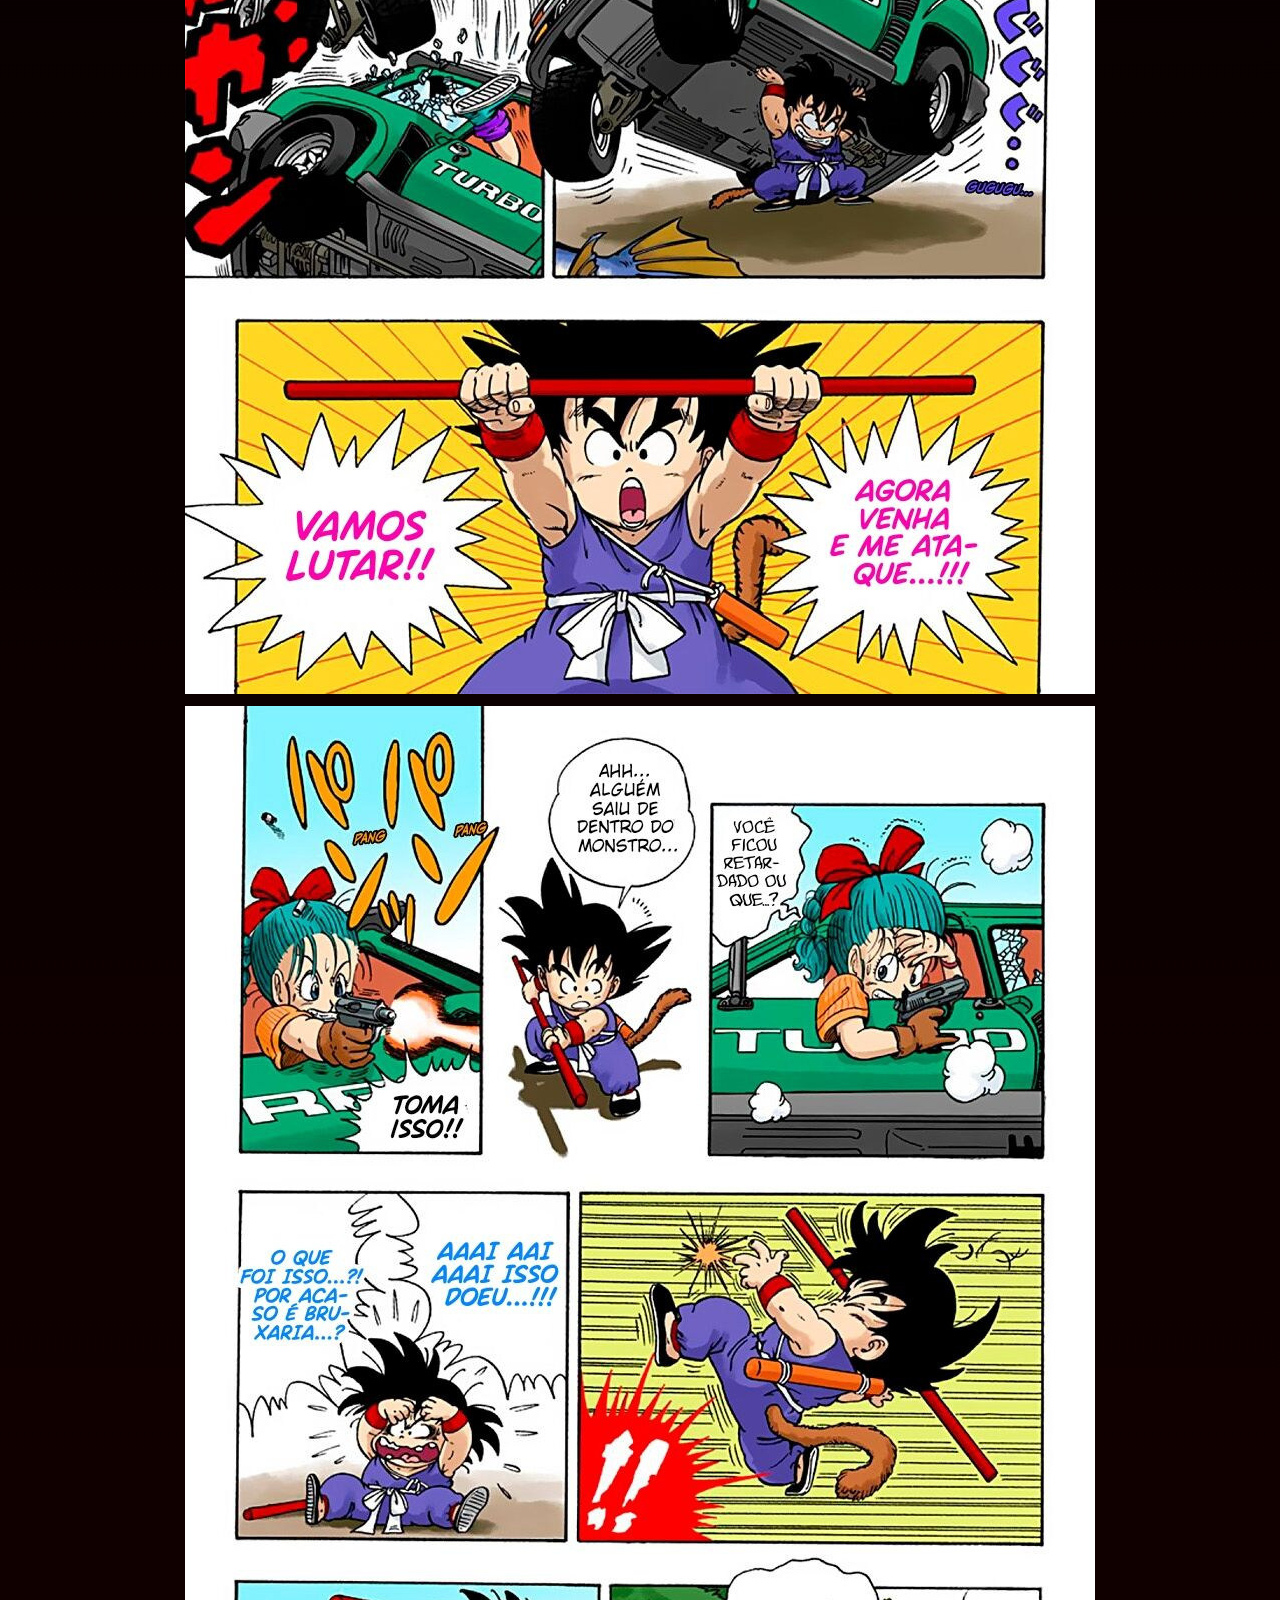
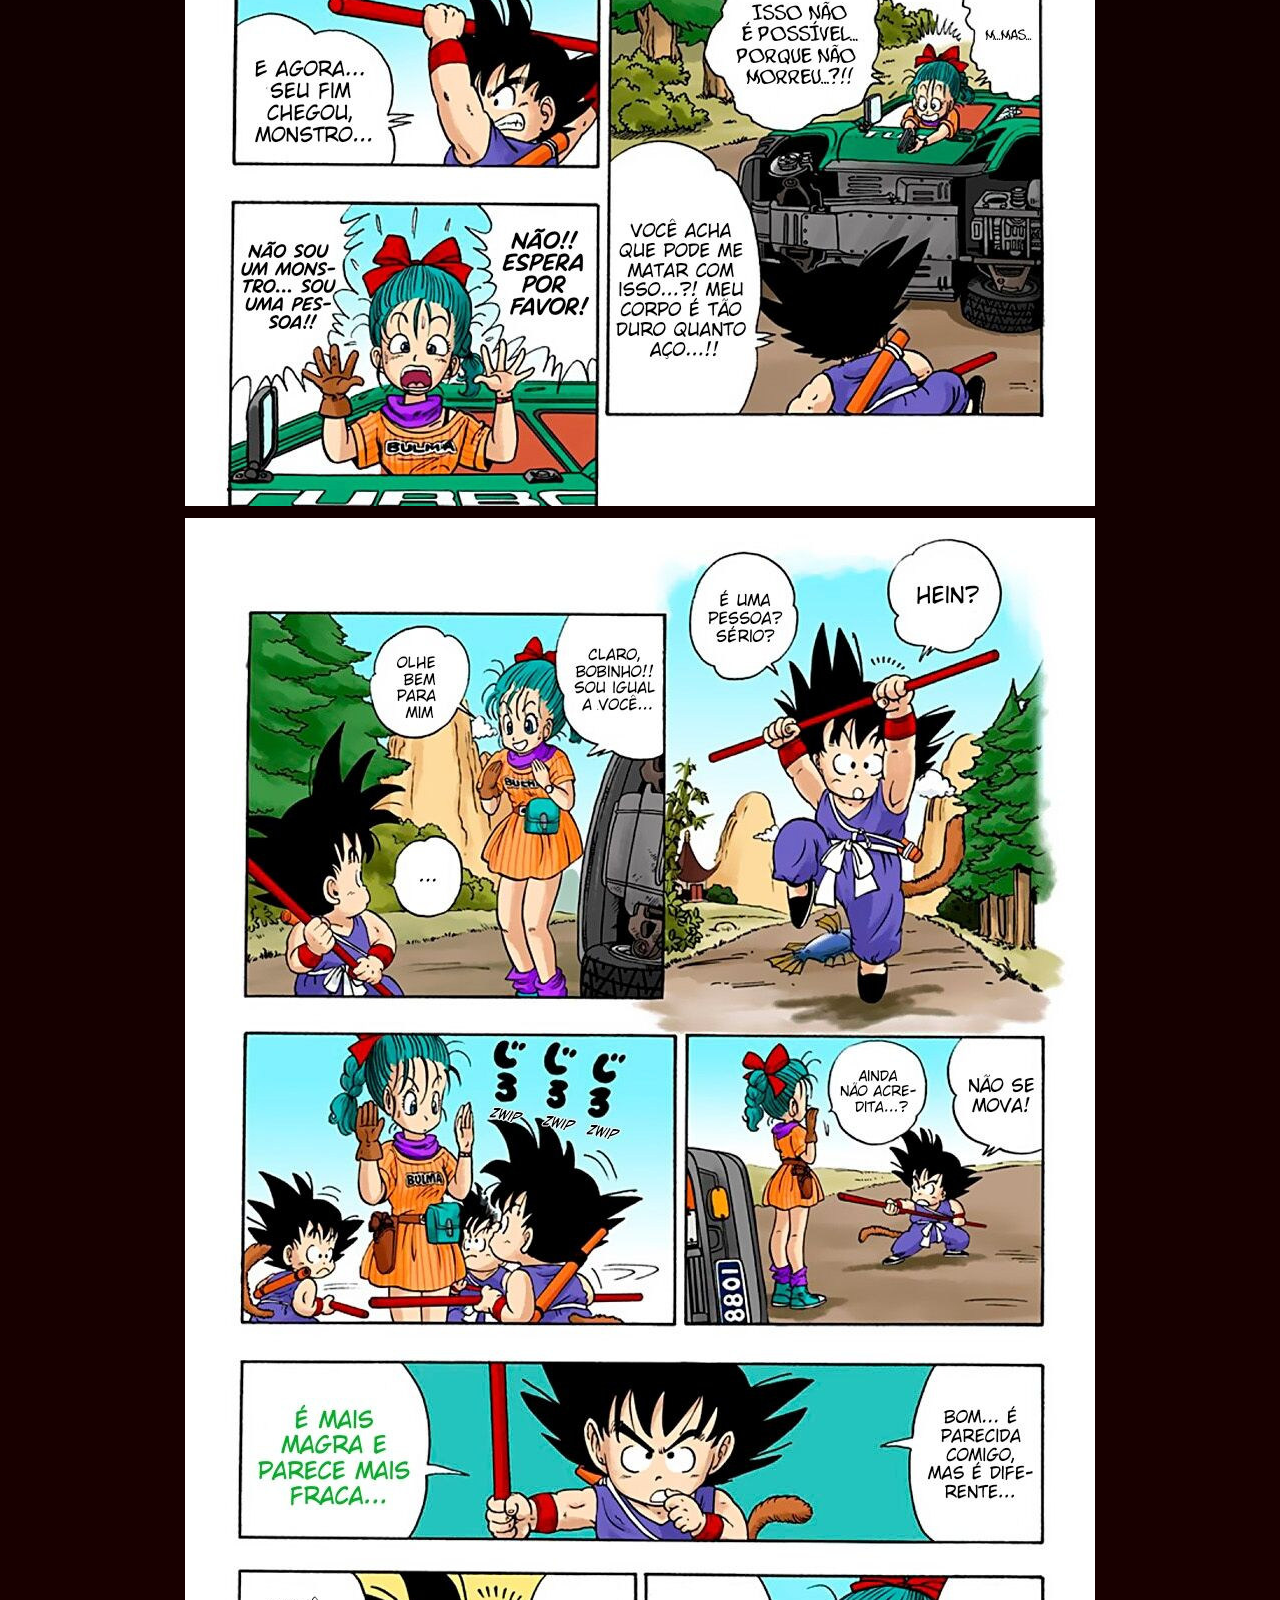
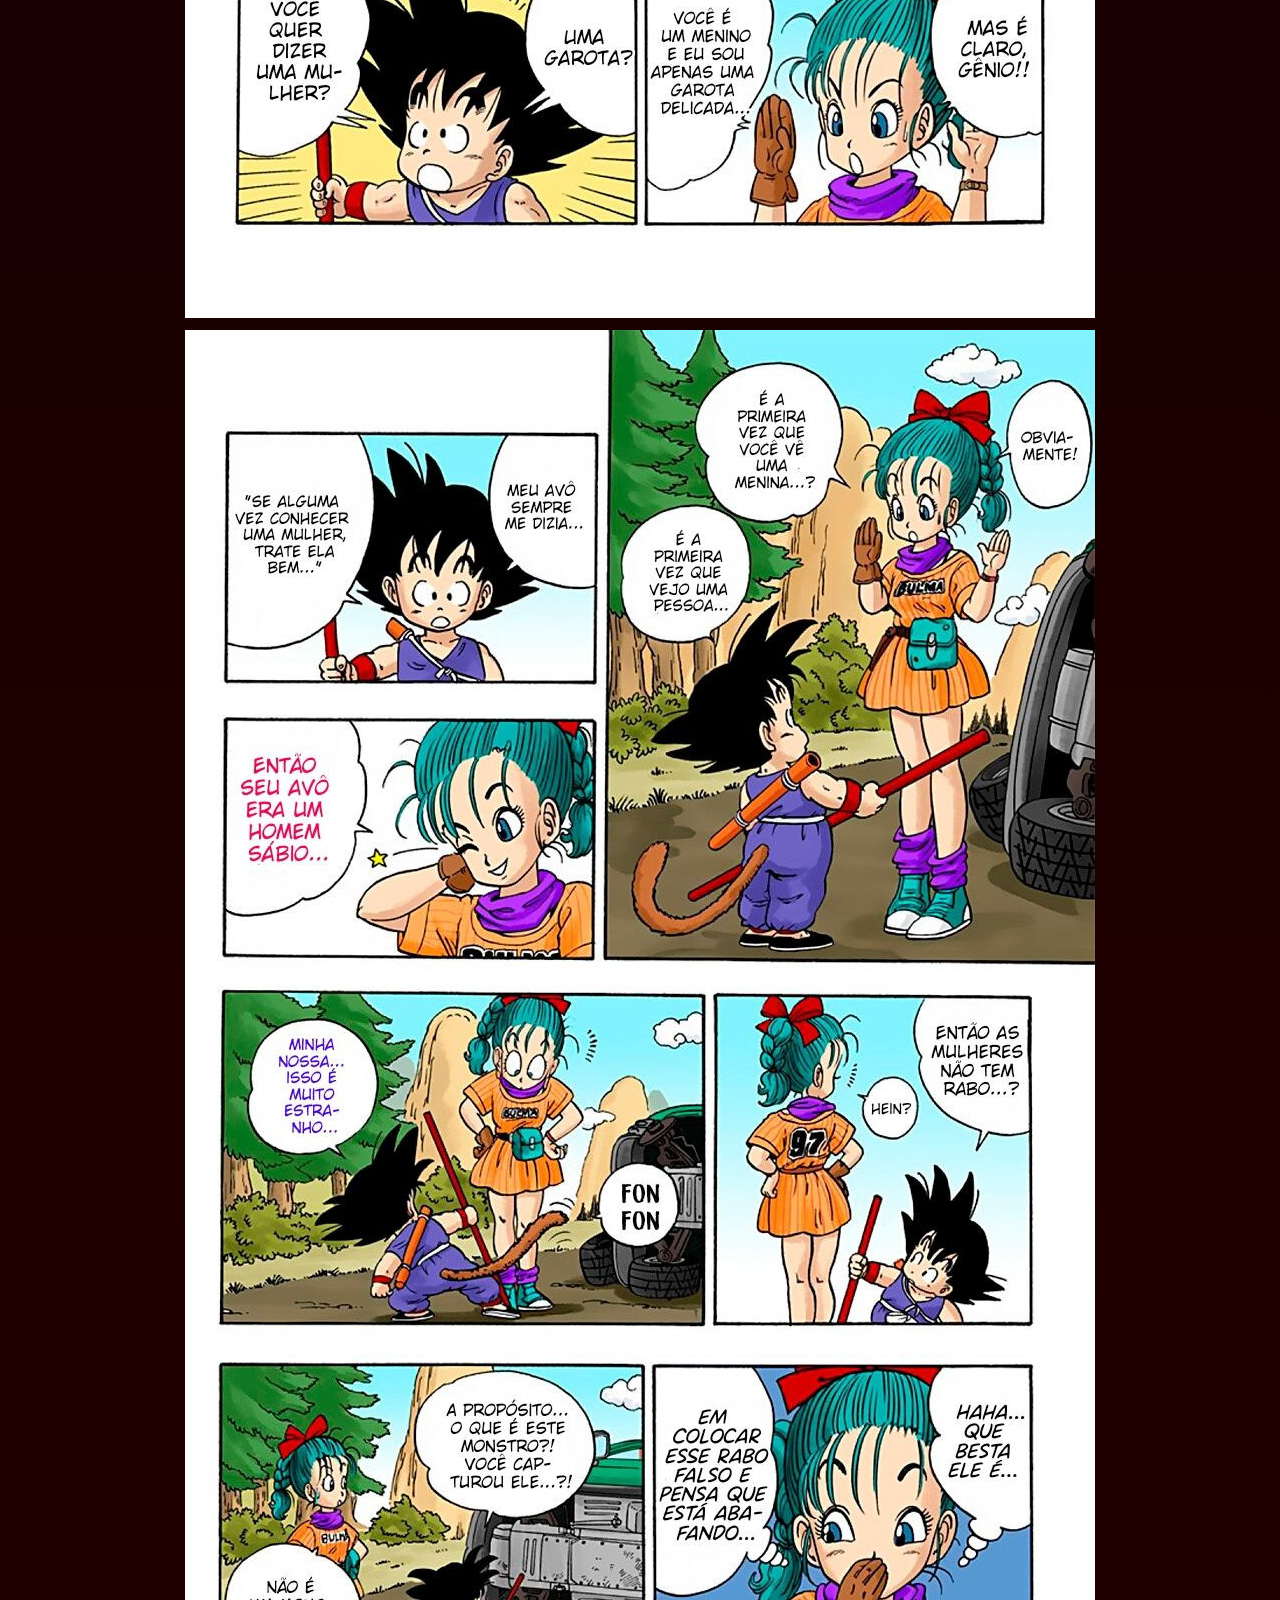
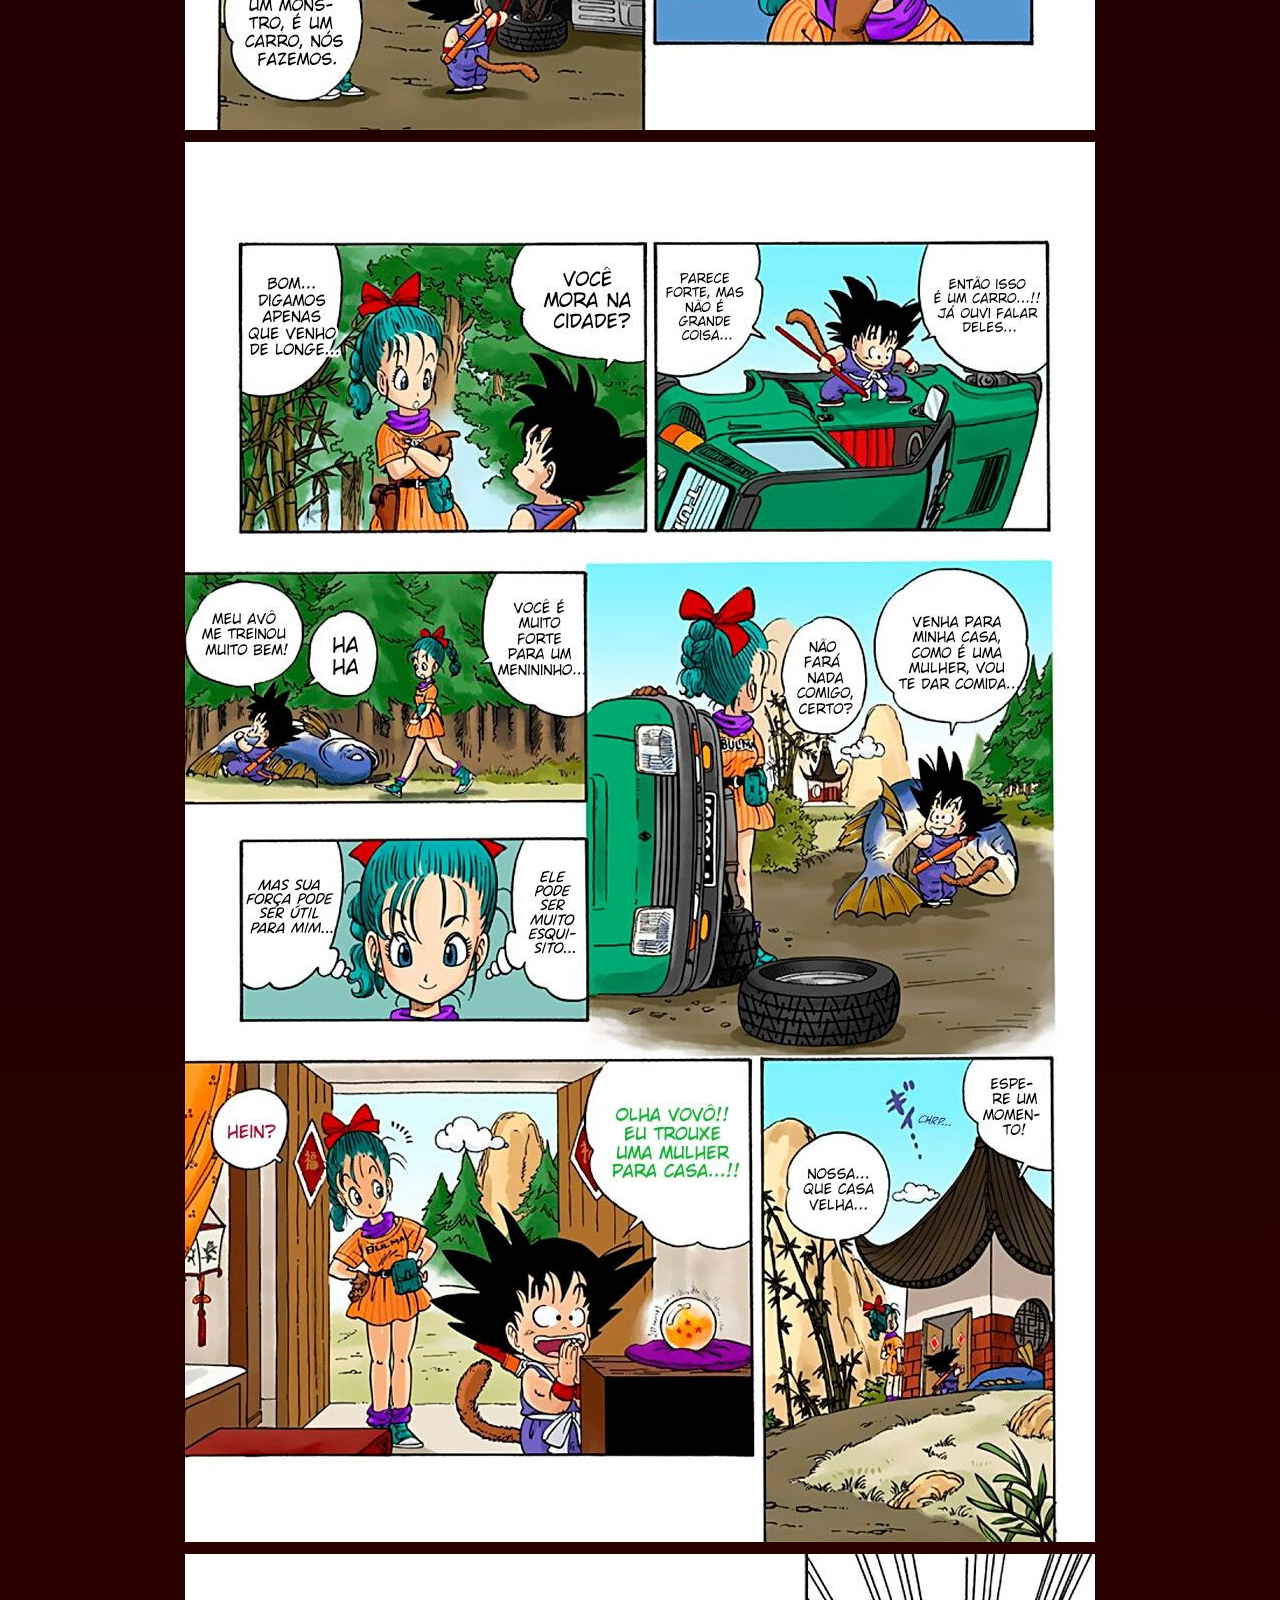
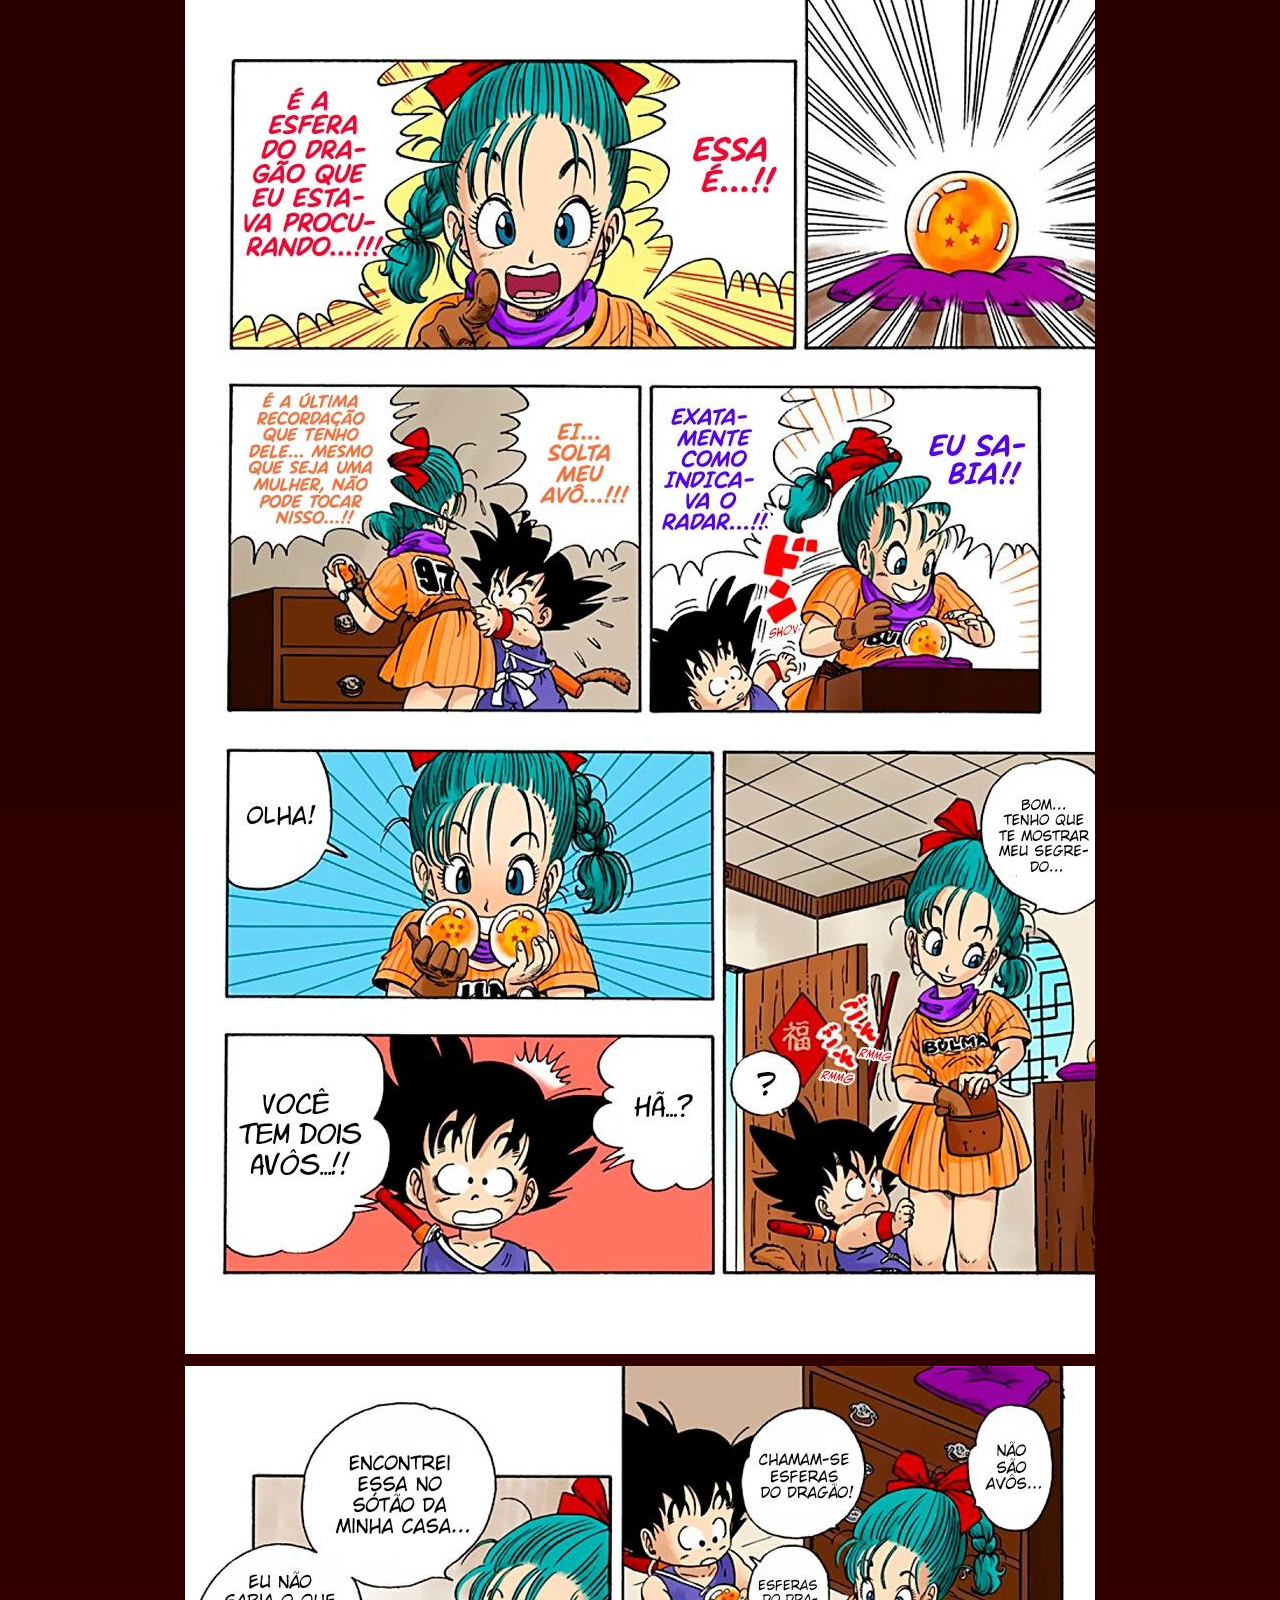
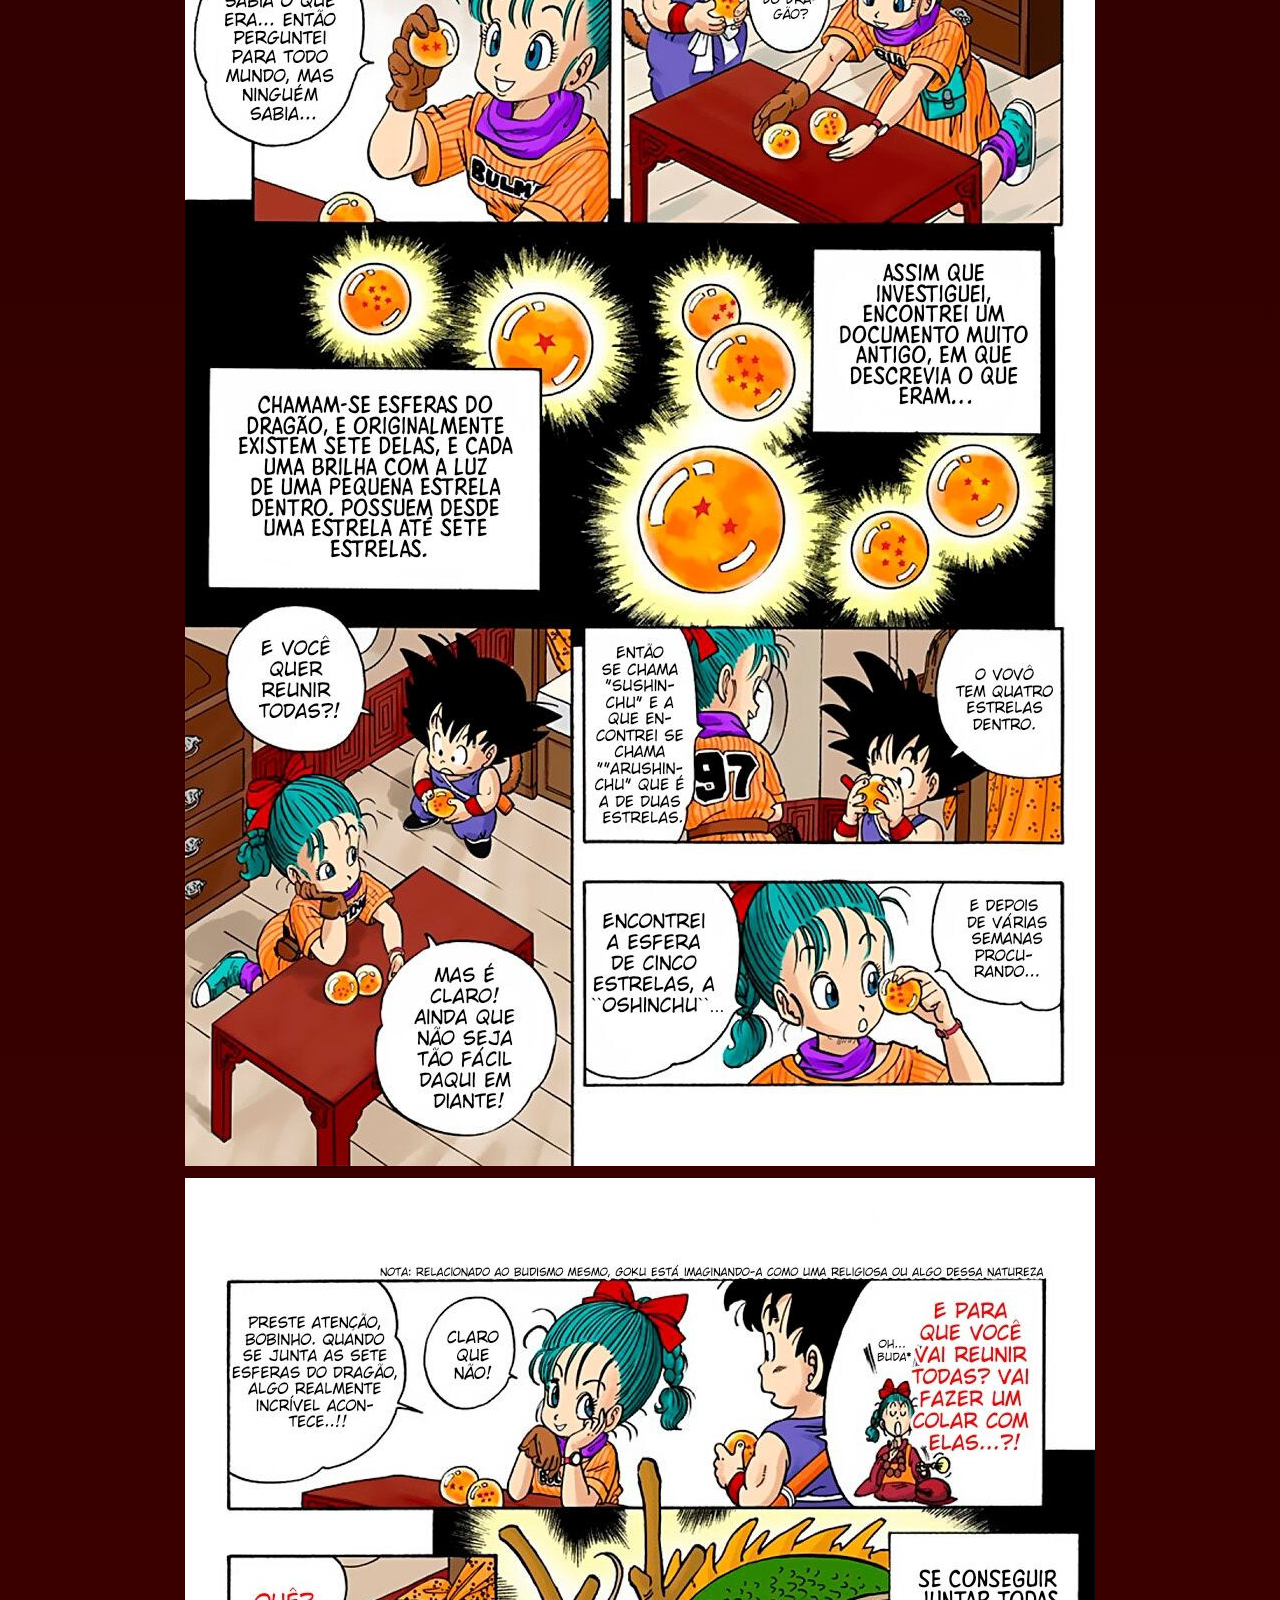
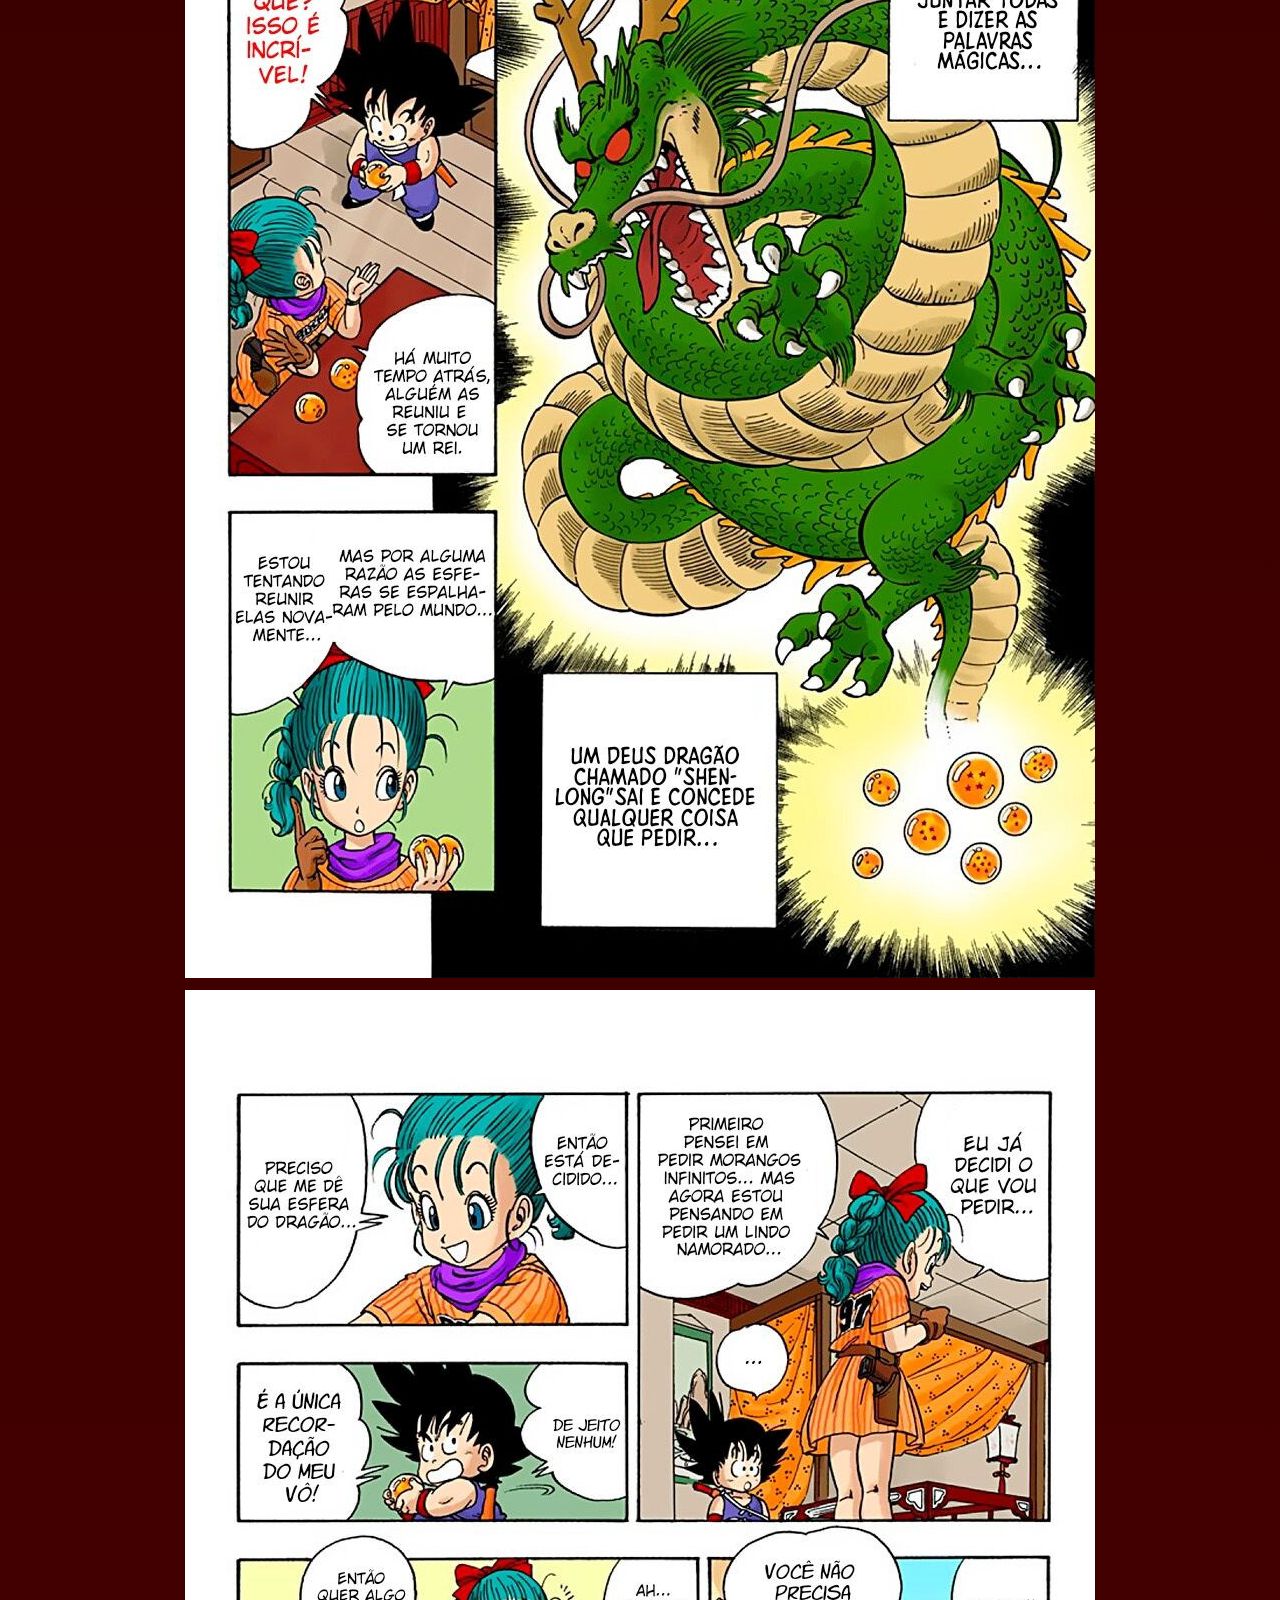
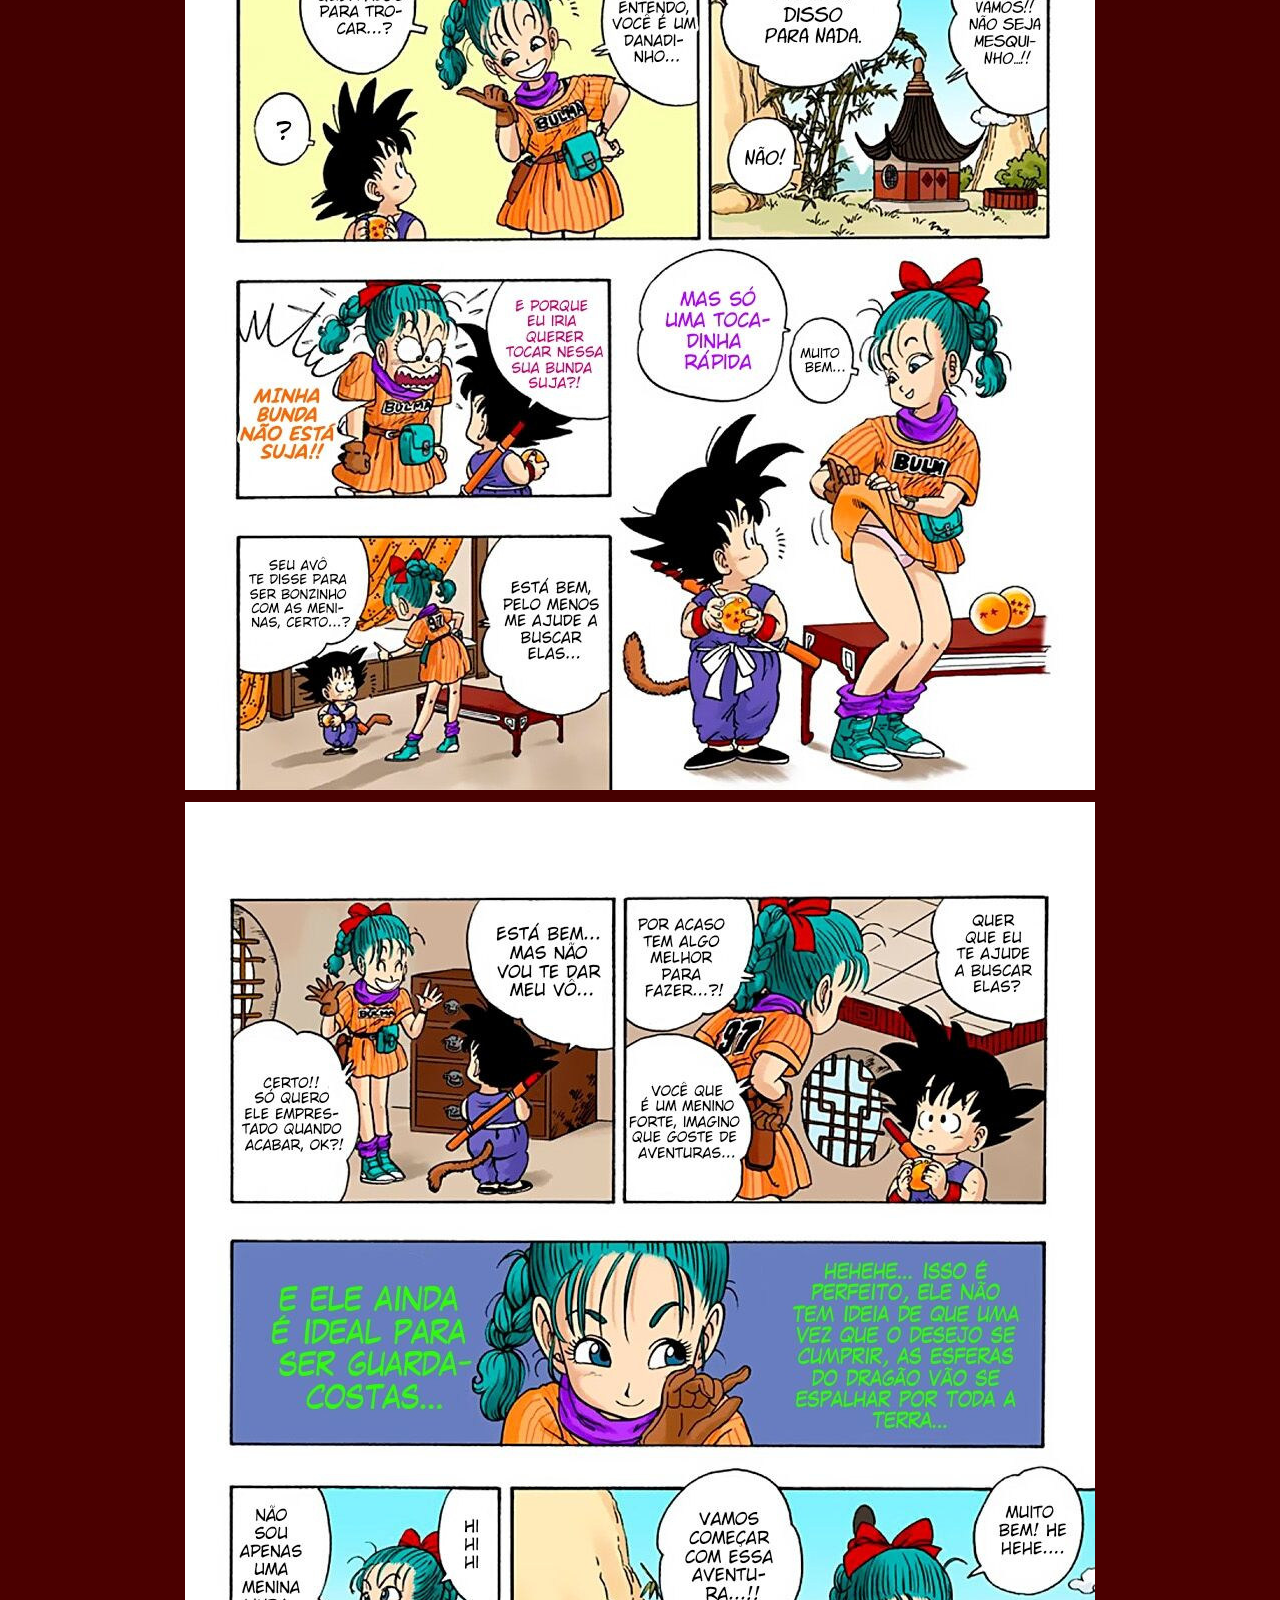
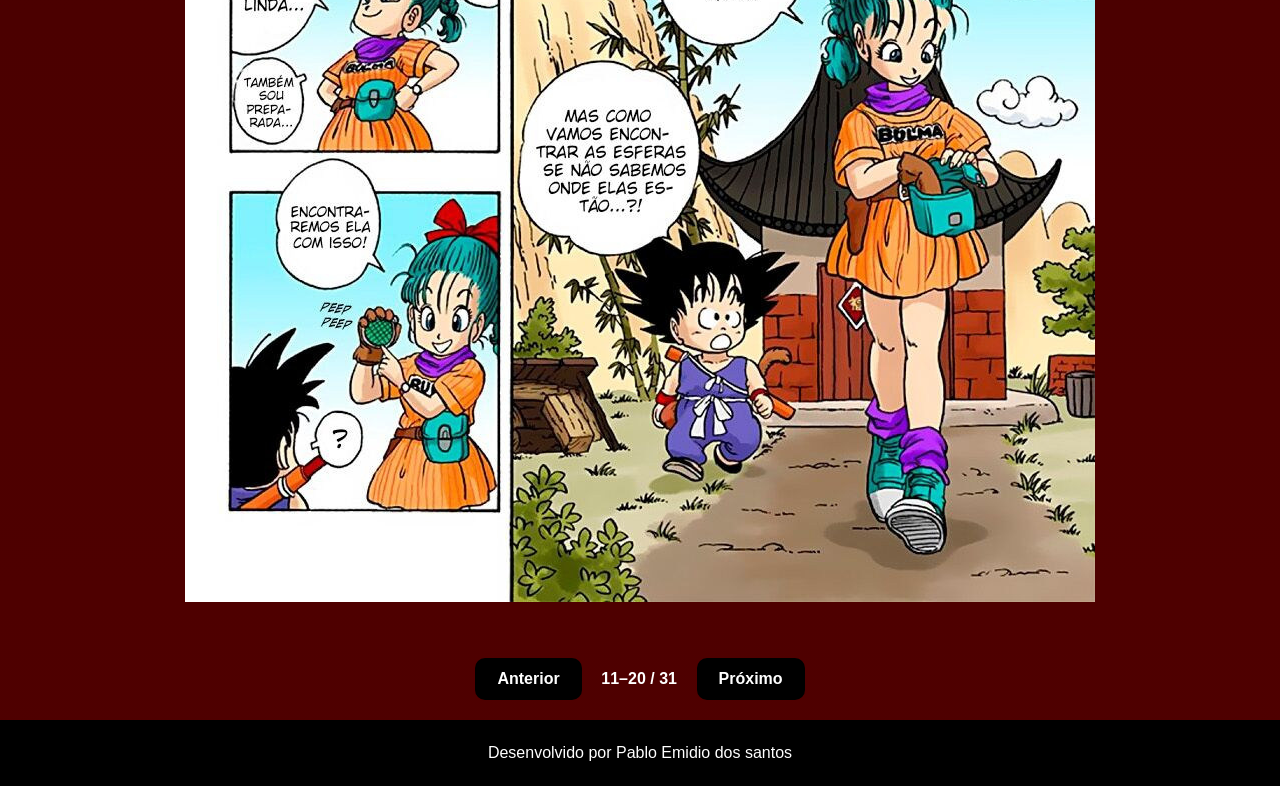
<file: Mangá/pg10-20.html>
<!DOCTYPE html>
<html lang="pt-BR">
<head>
    <meta charset="UTF-8">
    <meta name="viewport" content="width=device-width, initial-scale=1.0">
    <title>Meu manga online</title>
    <link rel="stylesheet" href="style.css">
</head>
<body>
        
    <button class="btn2" data-direction="previous">Anterior</button>
    <span class="progress">11–20 / 31</span>
    <button class="btn2" data-direction="next">Próximo</button>


    <main>
        <img class="cover" src="public/dragon-ball-vol-1-s%20Capa.jpg" alt="Capa de Dragon Ball volume 1" loading="lazy">

        <img src="public/11.jpg" alt="Página 11" fetchpriority="high">
        <img src="public/12.jpg" alt="Página 12" loading="lazy">
        <img src="public/13.jpg" alt="Página 13" loading="lazy">
        <img src="public/14.jpg" alt="Página 14" loading="lazy">
        <img src="public/15.jpg" alt="Página 15" loading="lazy">
        <img src="public/16.jpg" alt="Página 16" loading="lazy">
        <img src="public/17.jpg" alt="Página 17" loading="lazy">
        <img src="public/18.jpg" alt="Página 18" loading="lazy">
        <img src="public/19.jpg" alt="Página 19" loading="lazy">
        <img src="public/20.jpg" alt="Página 20" loading="lazy">
    </main>

    <button class="btn" data-direction="previous">Anterior</button>
    <span class="progress">11–20 / 31</span>
    <button class="btn" data-direction="next">Próximo</button>

    <footer class="site-footer">
                <a href="https://github.com/PabloEmidioSantos/" target="_blank" rel="noopener noreferrer">Desenvolvido por Pablo Emidio dos santos</a>
    </footer>

<script src="script.js"></script>
</body>
</html>
</file>
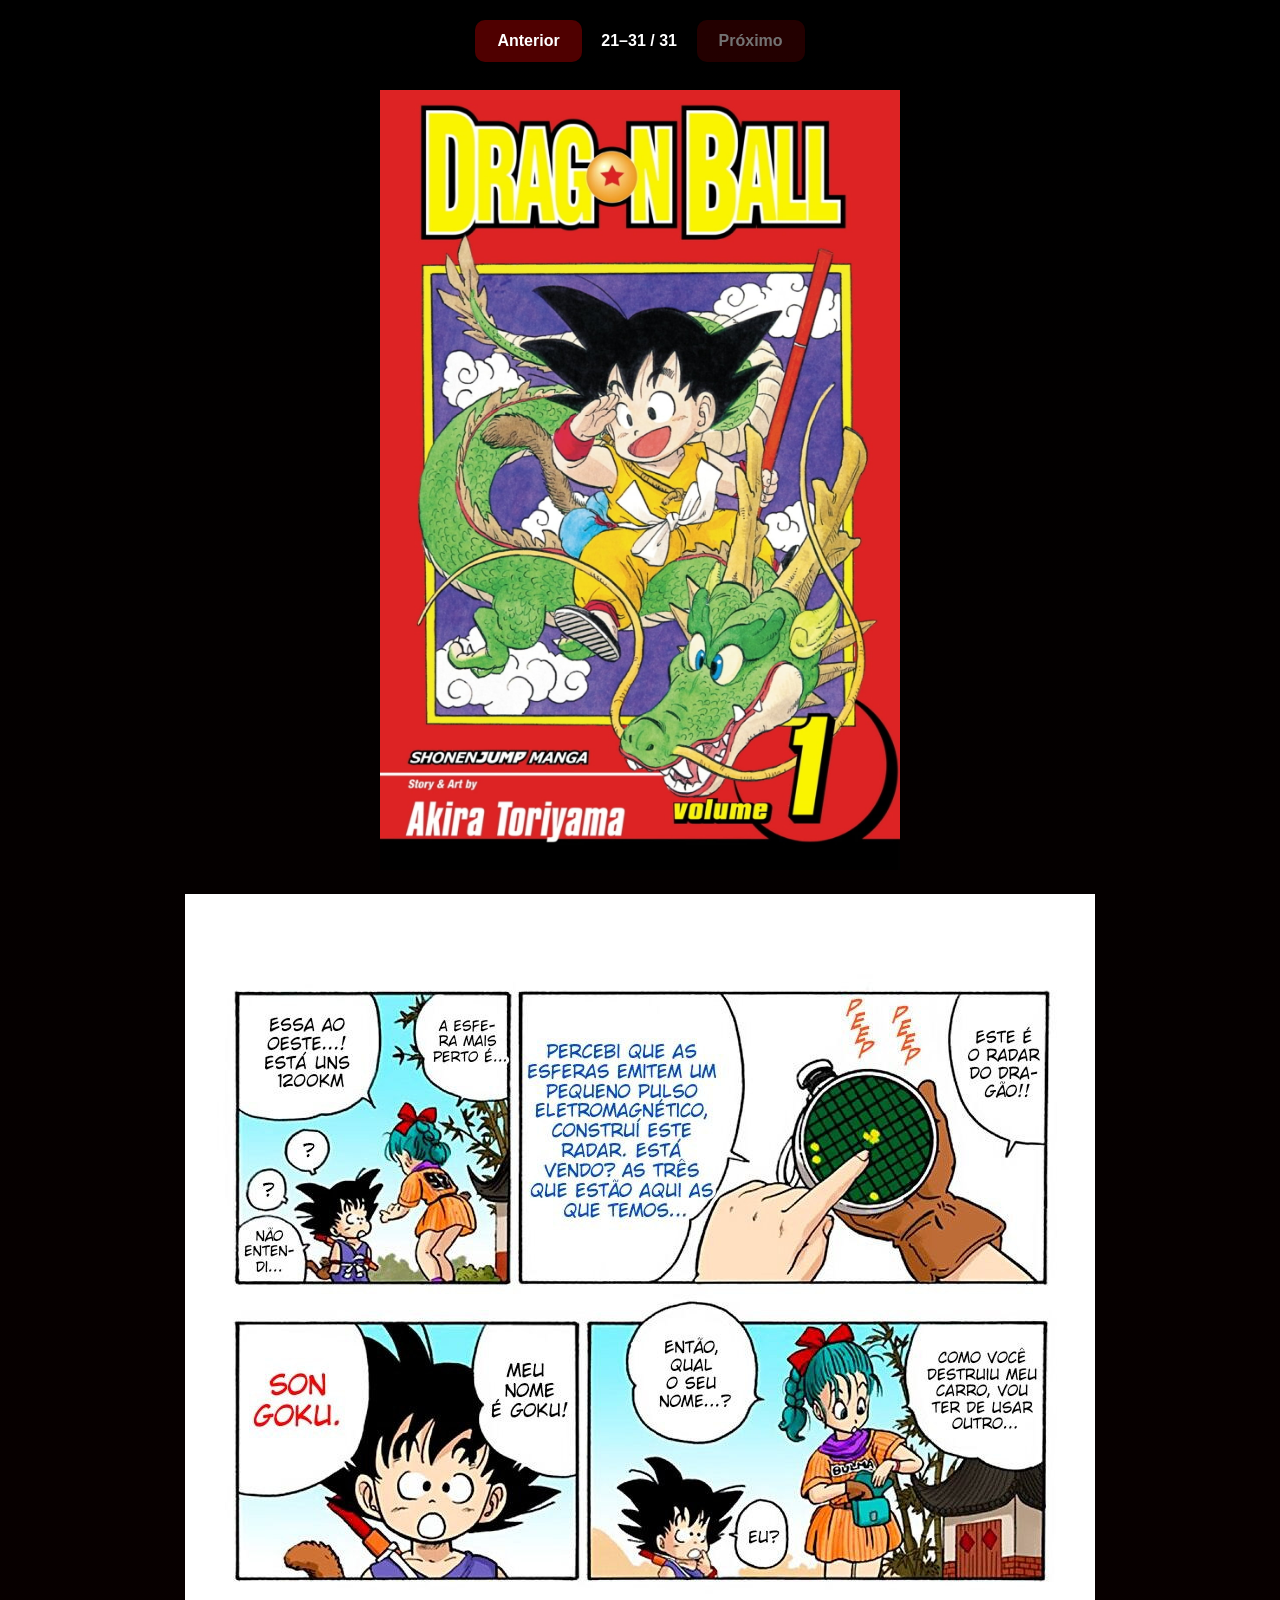
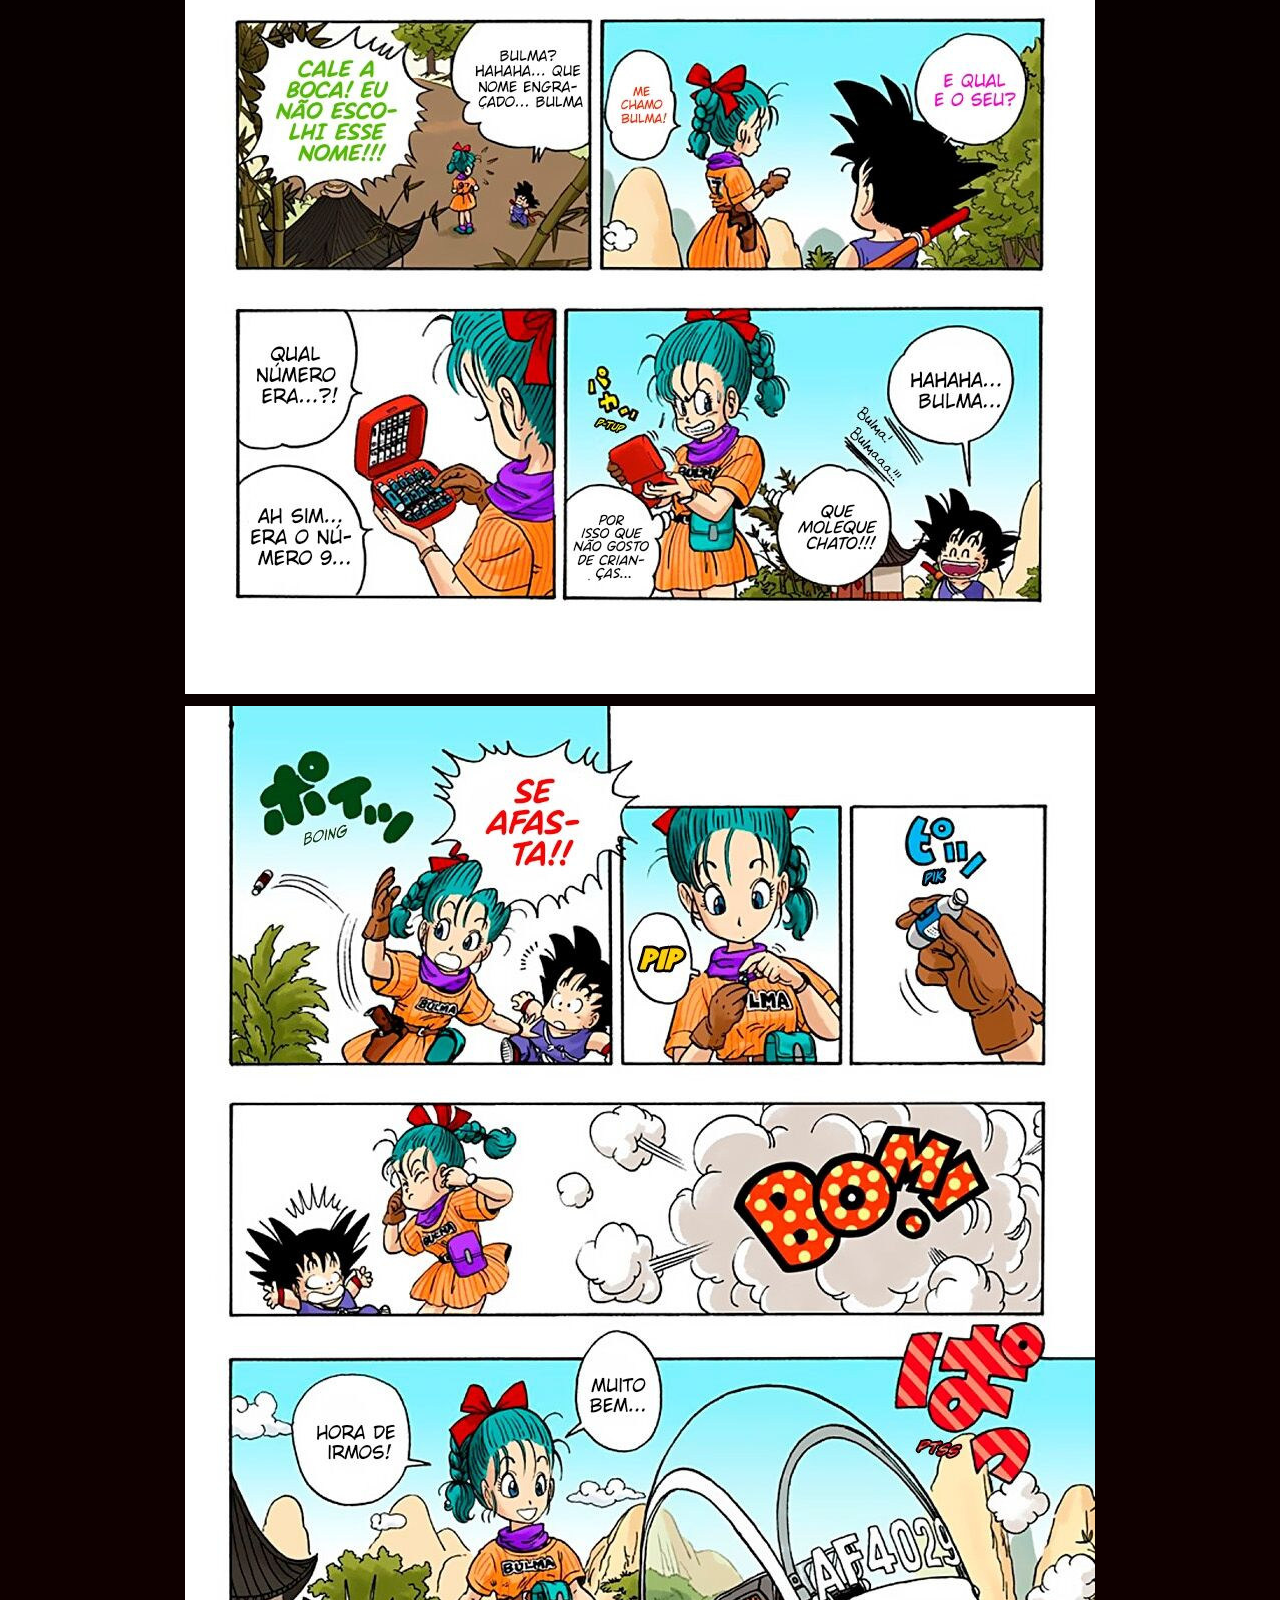
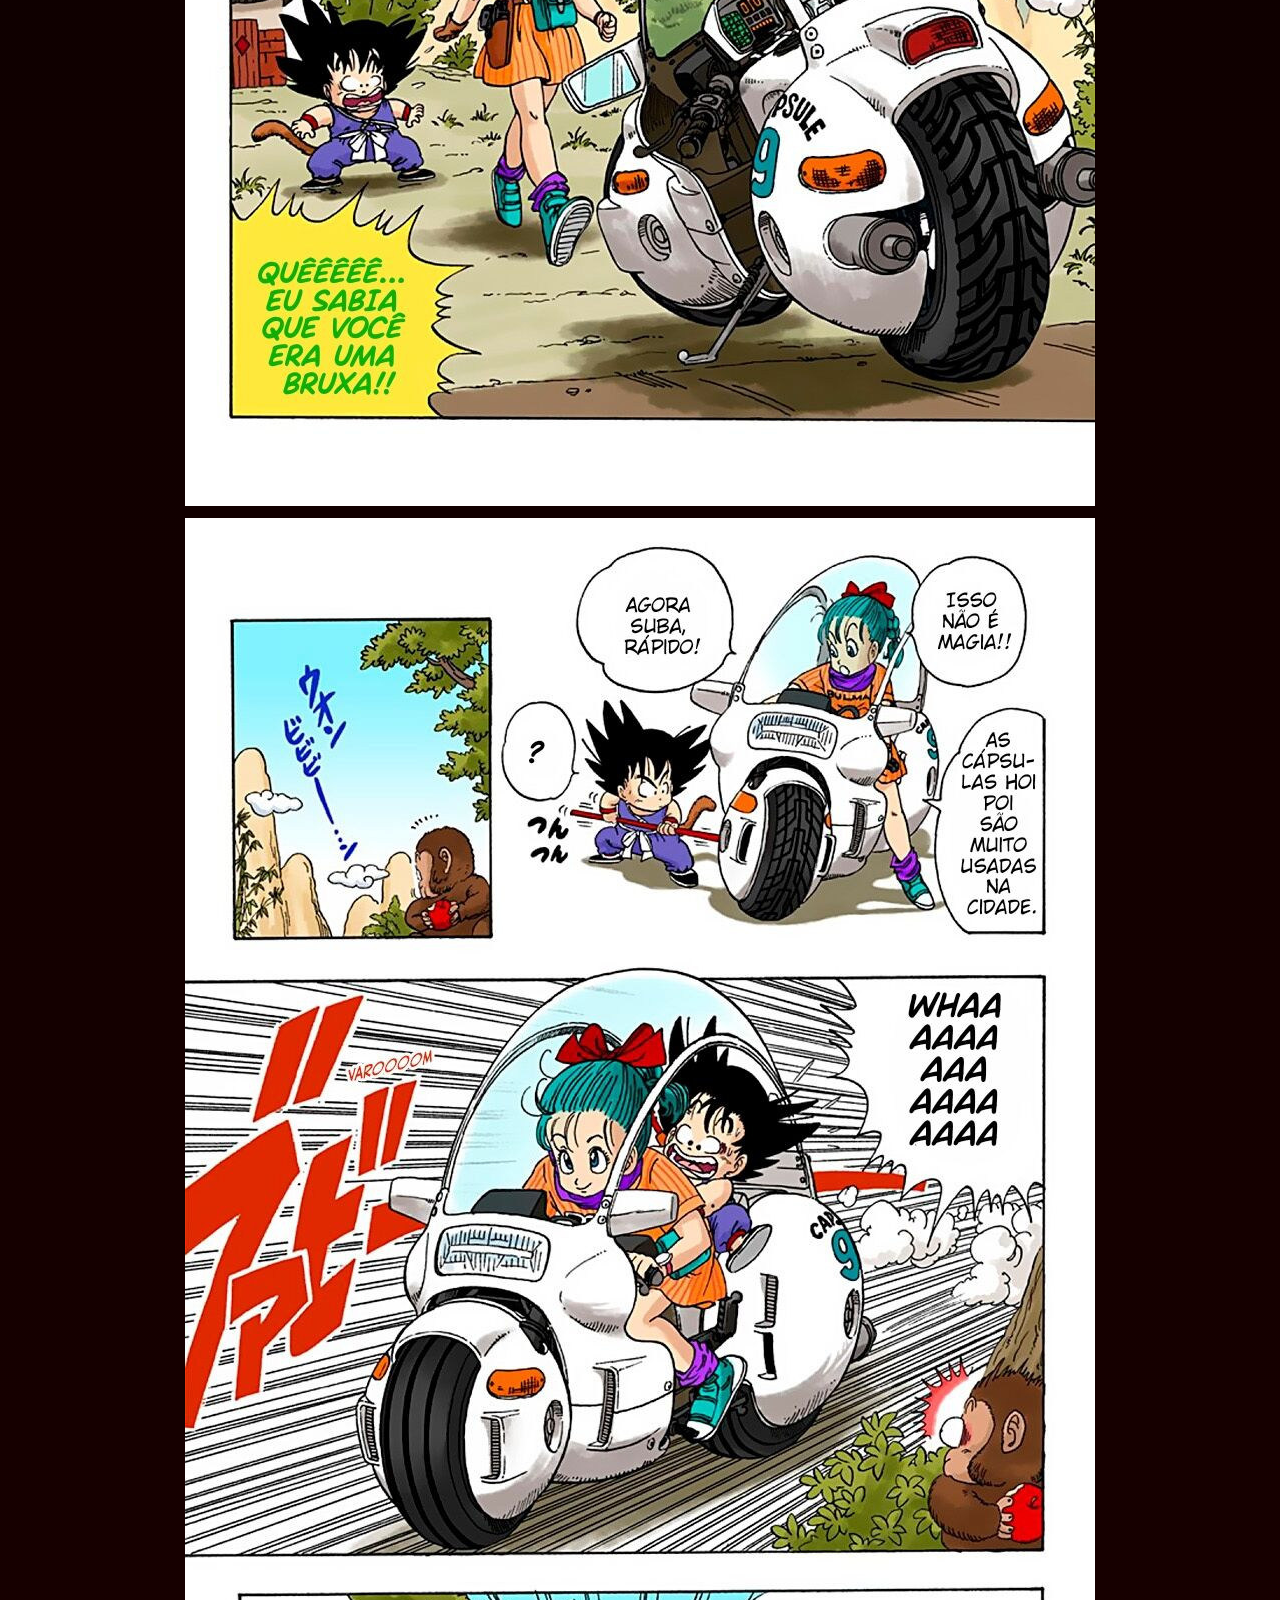
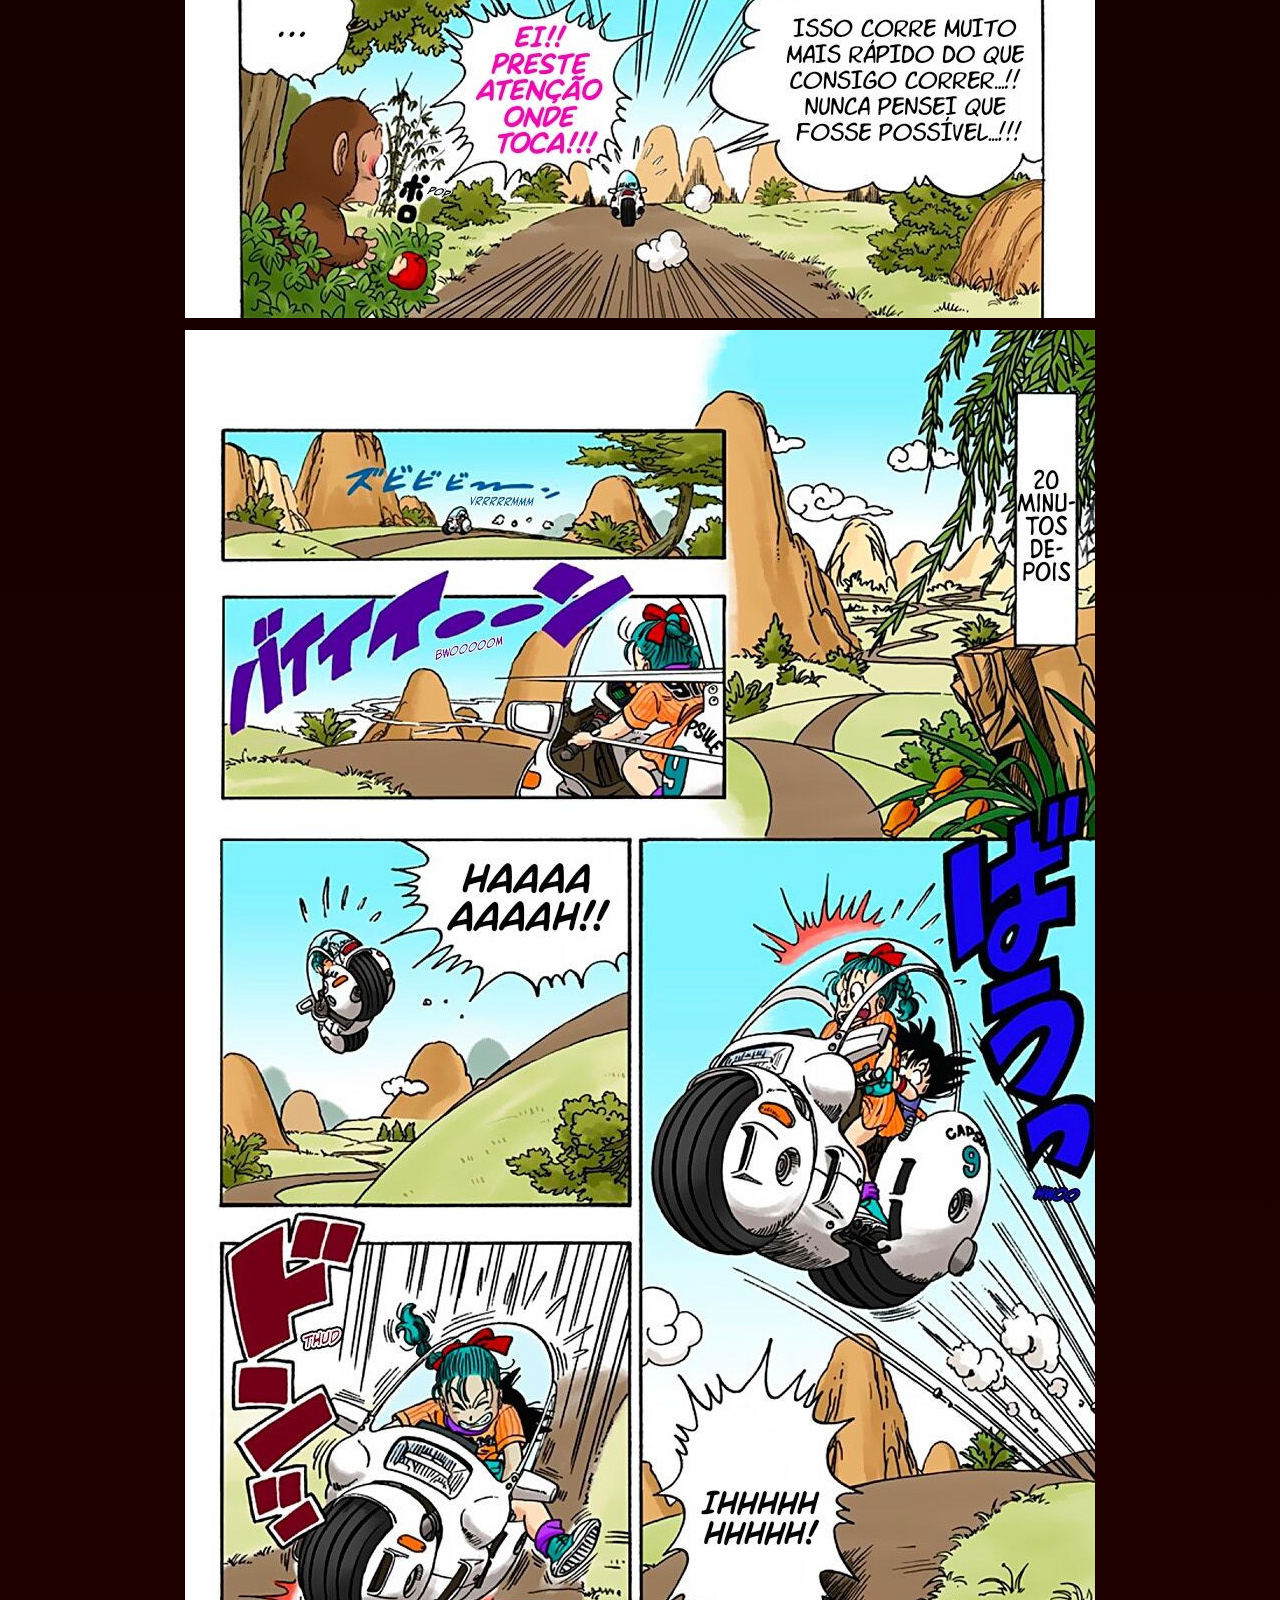
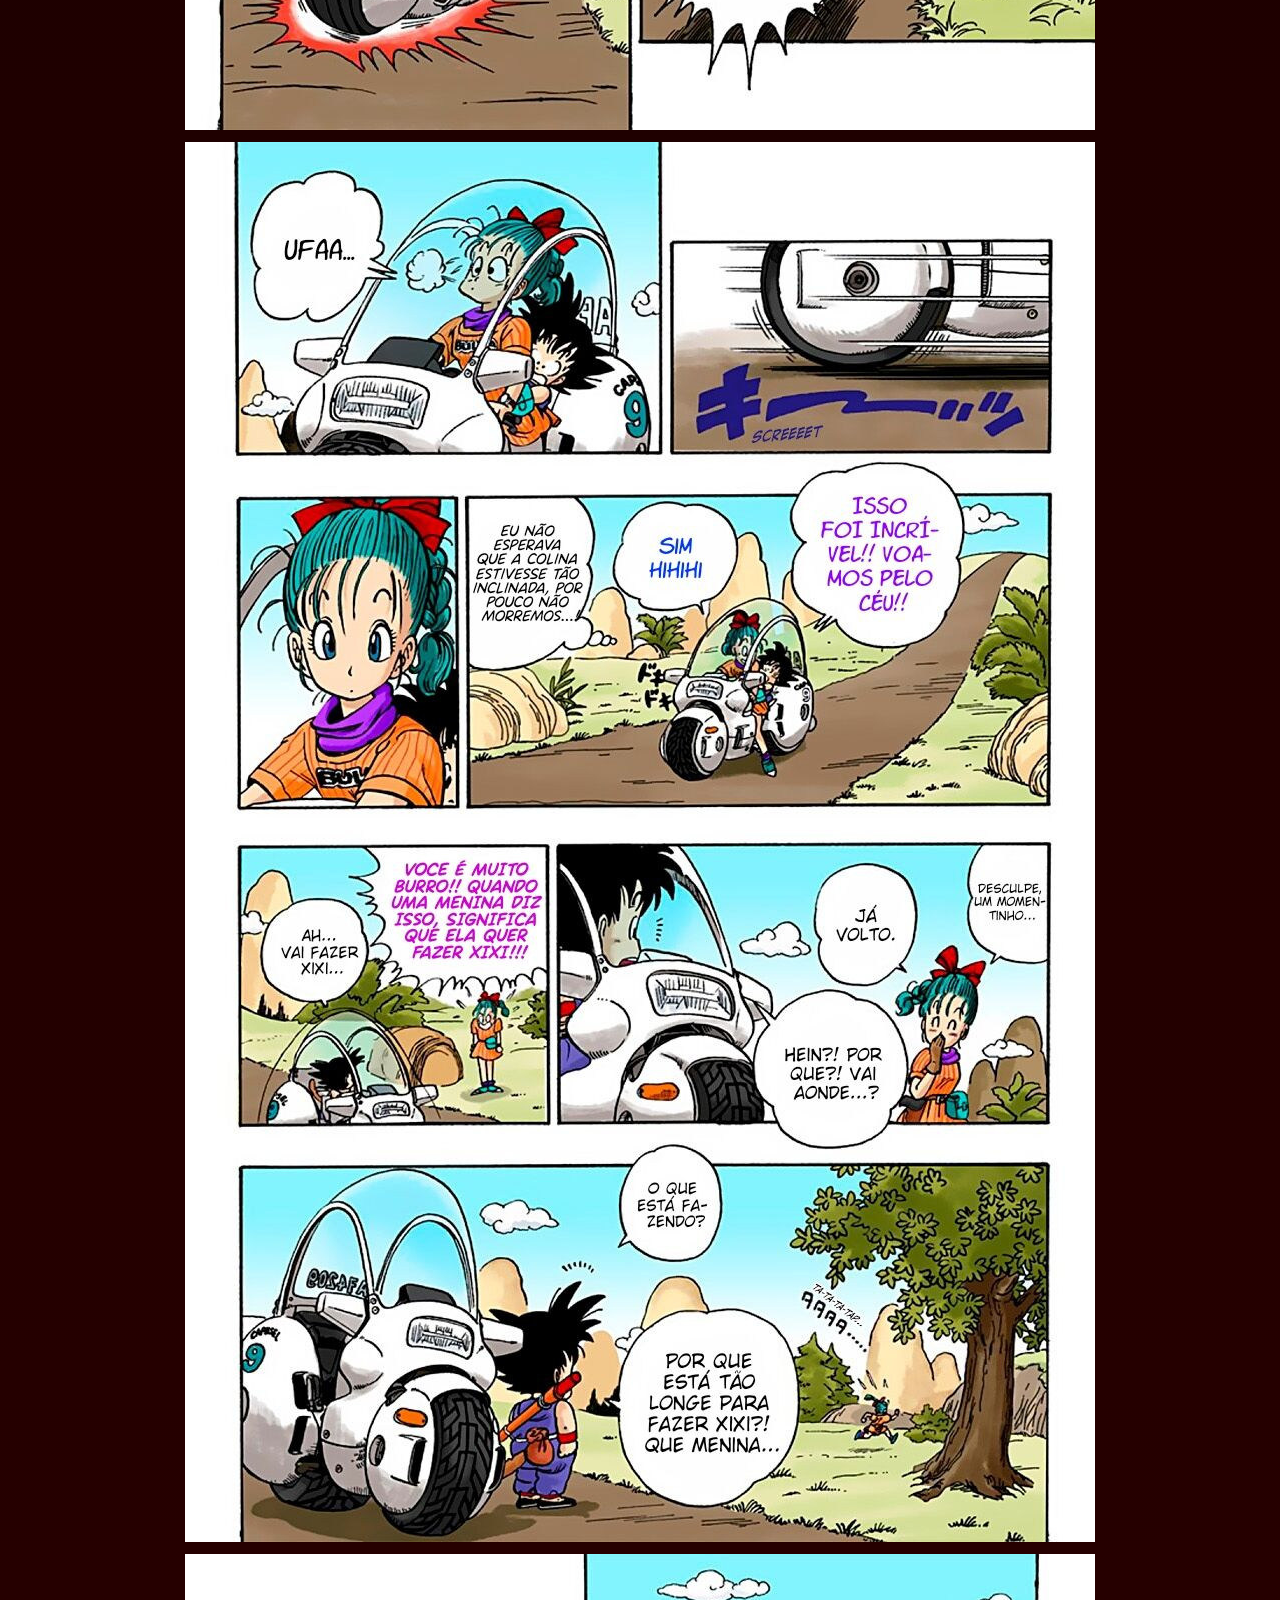
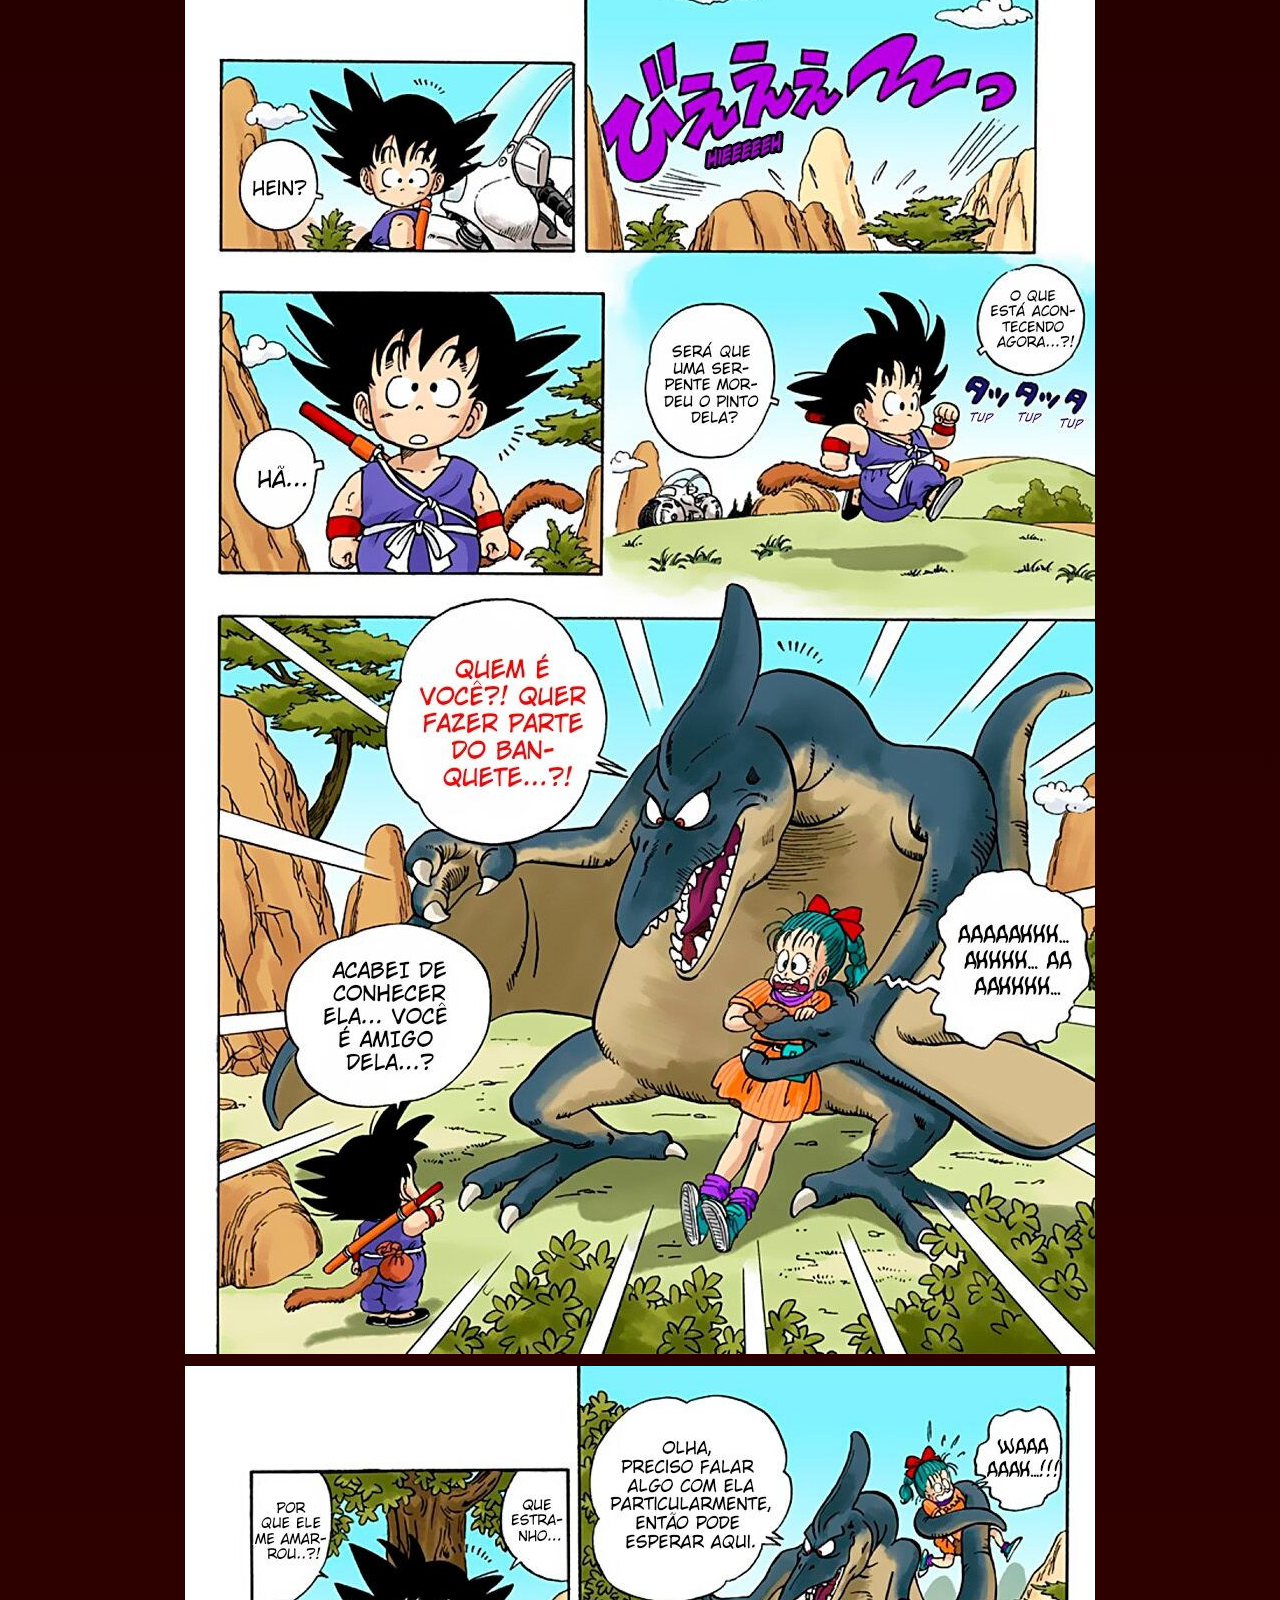
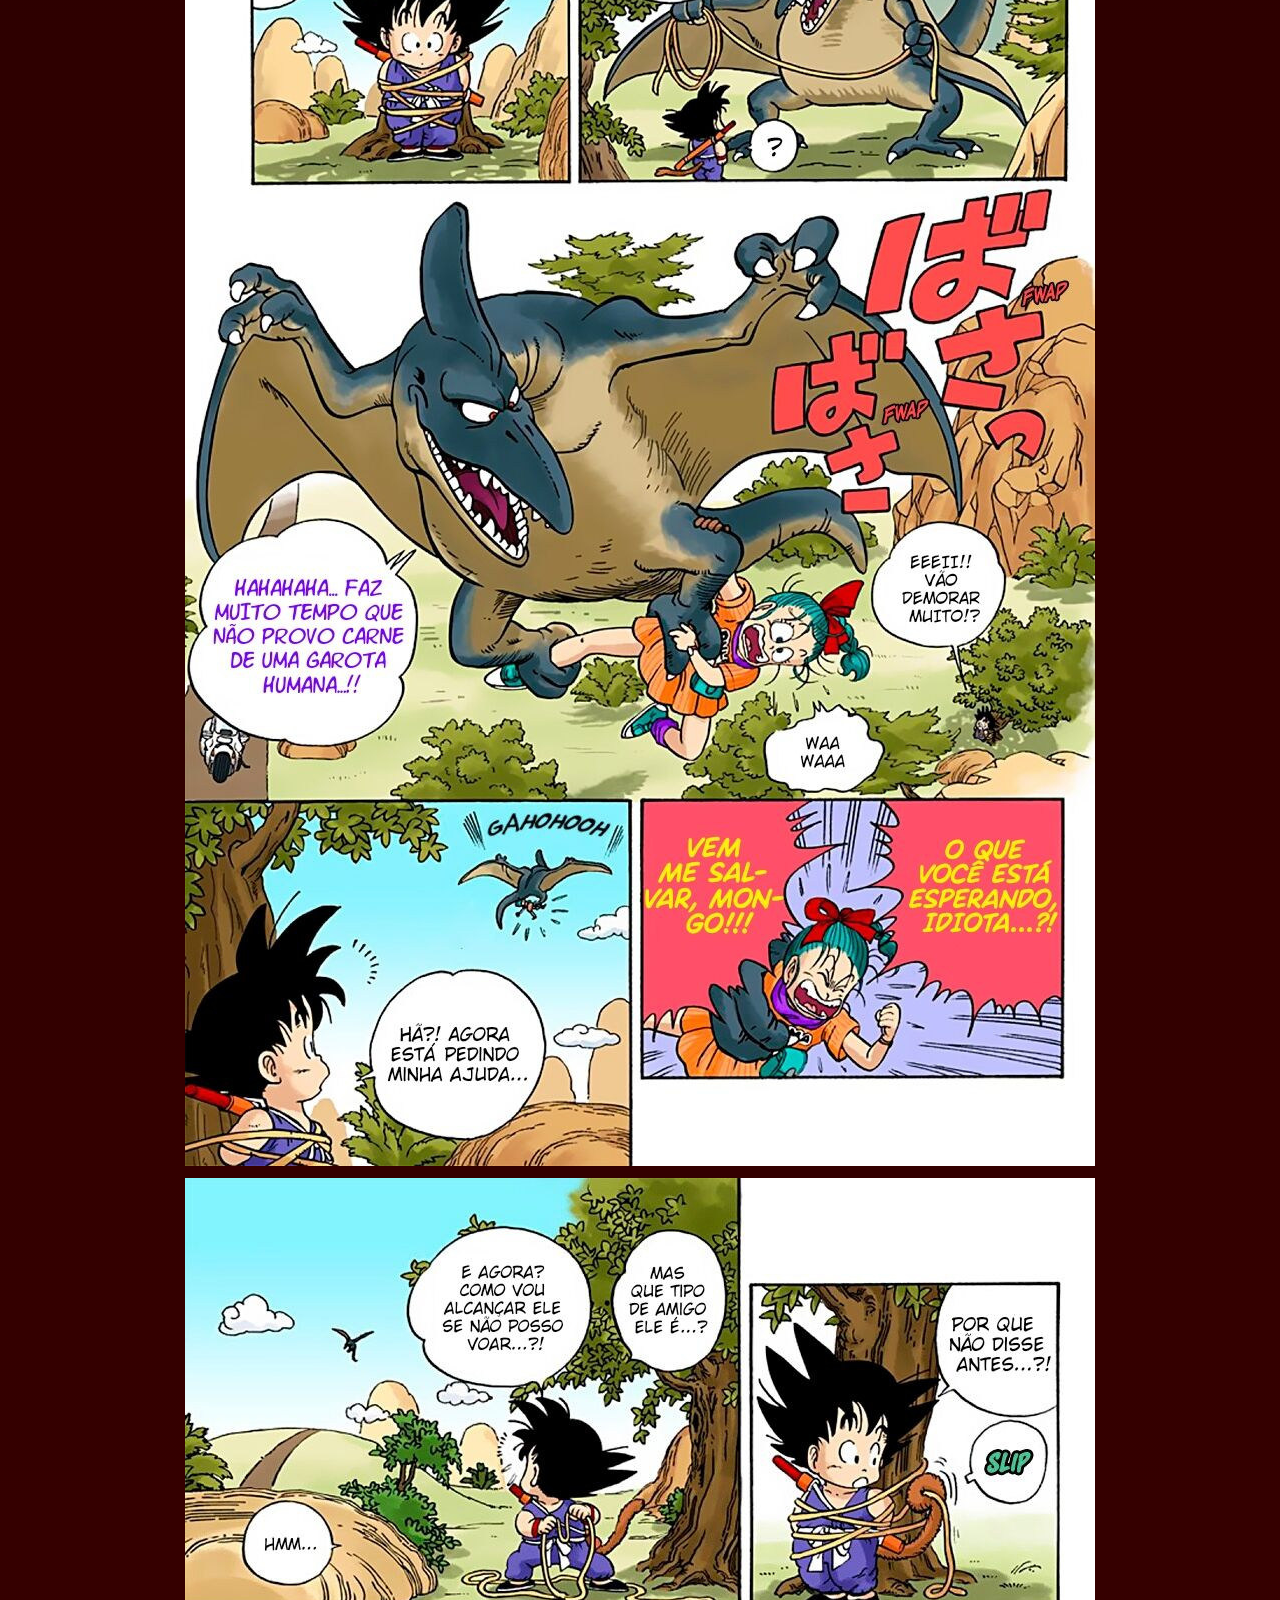
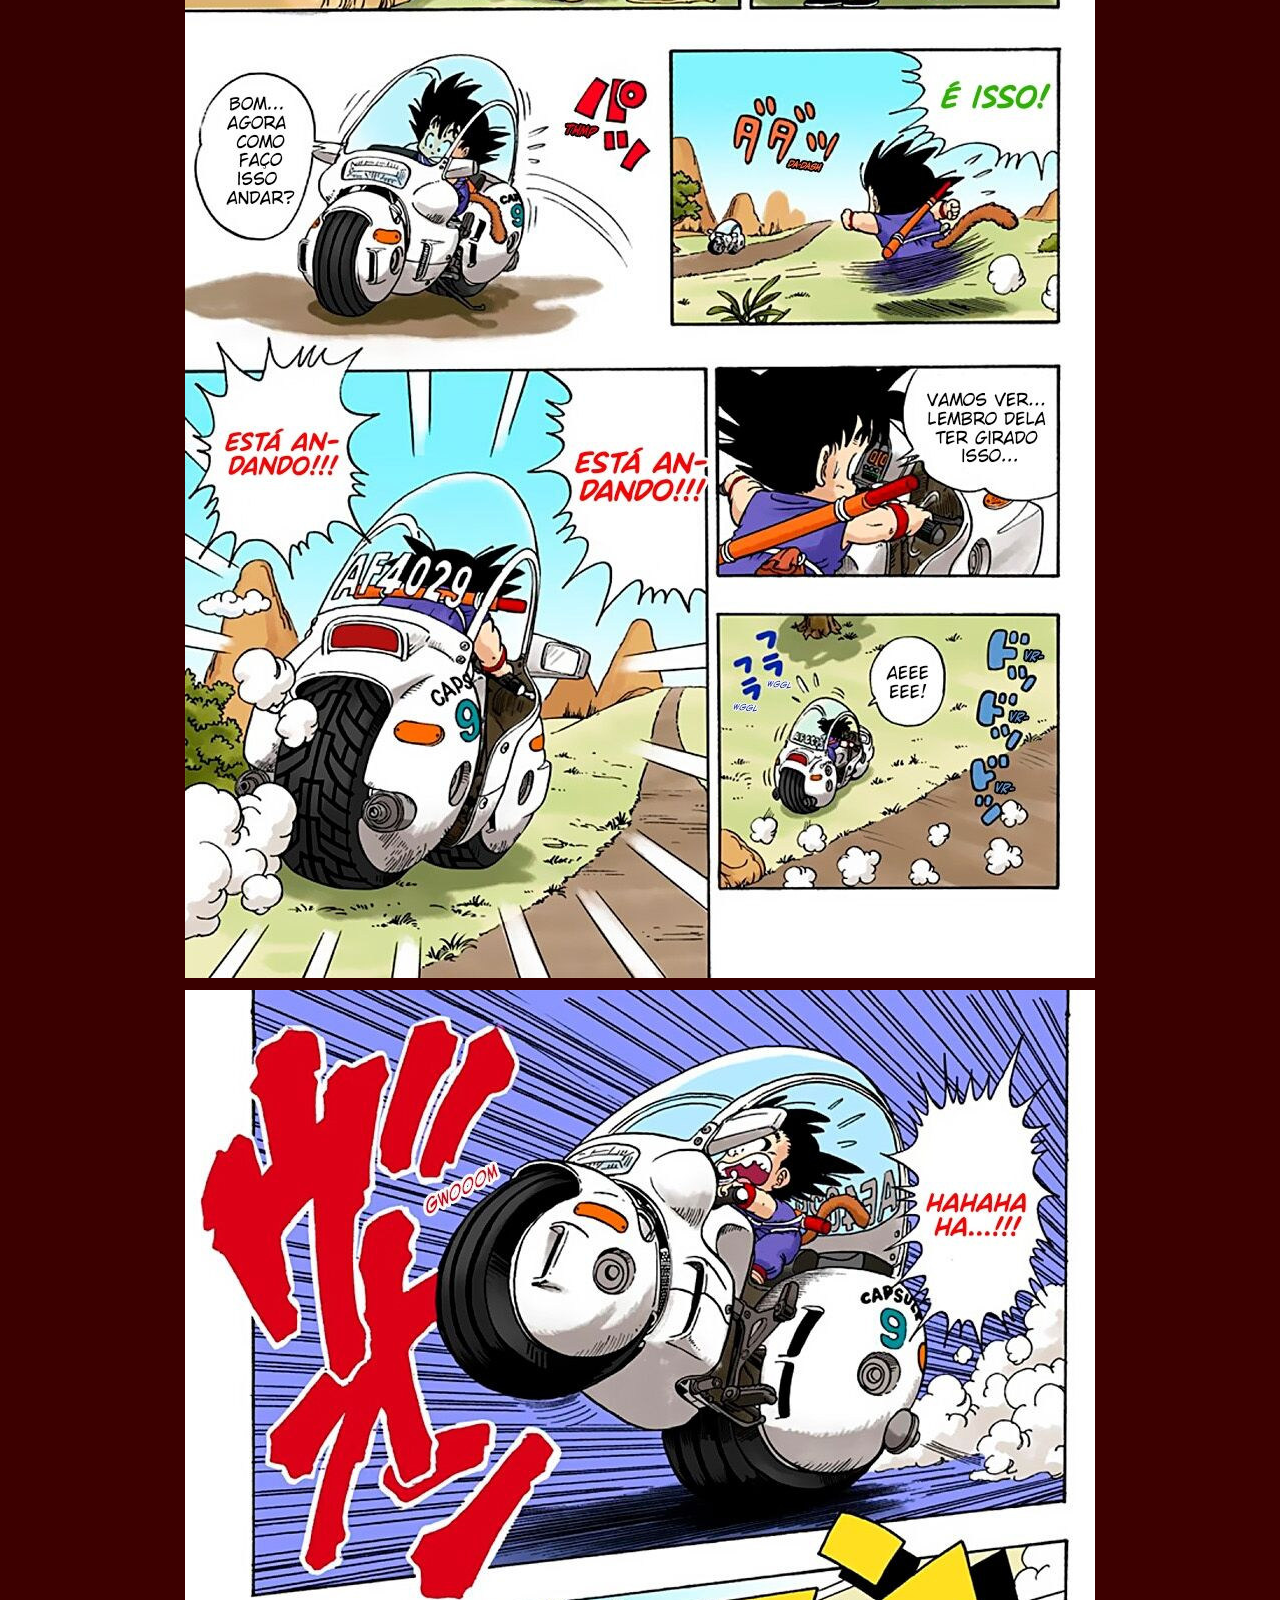
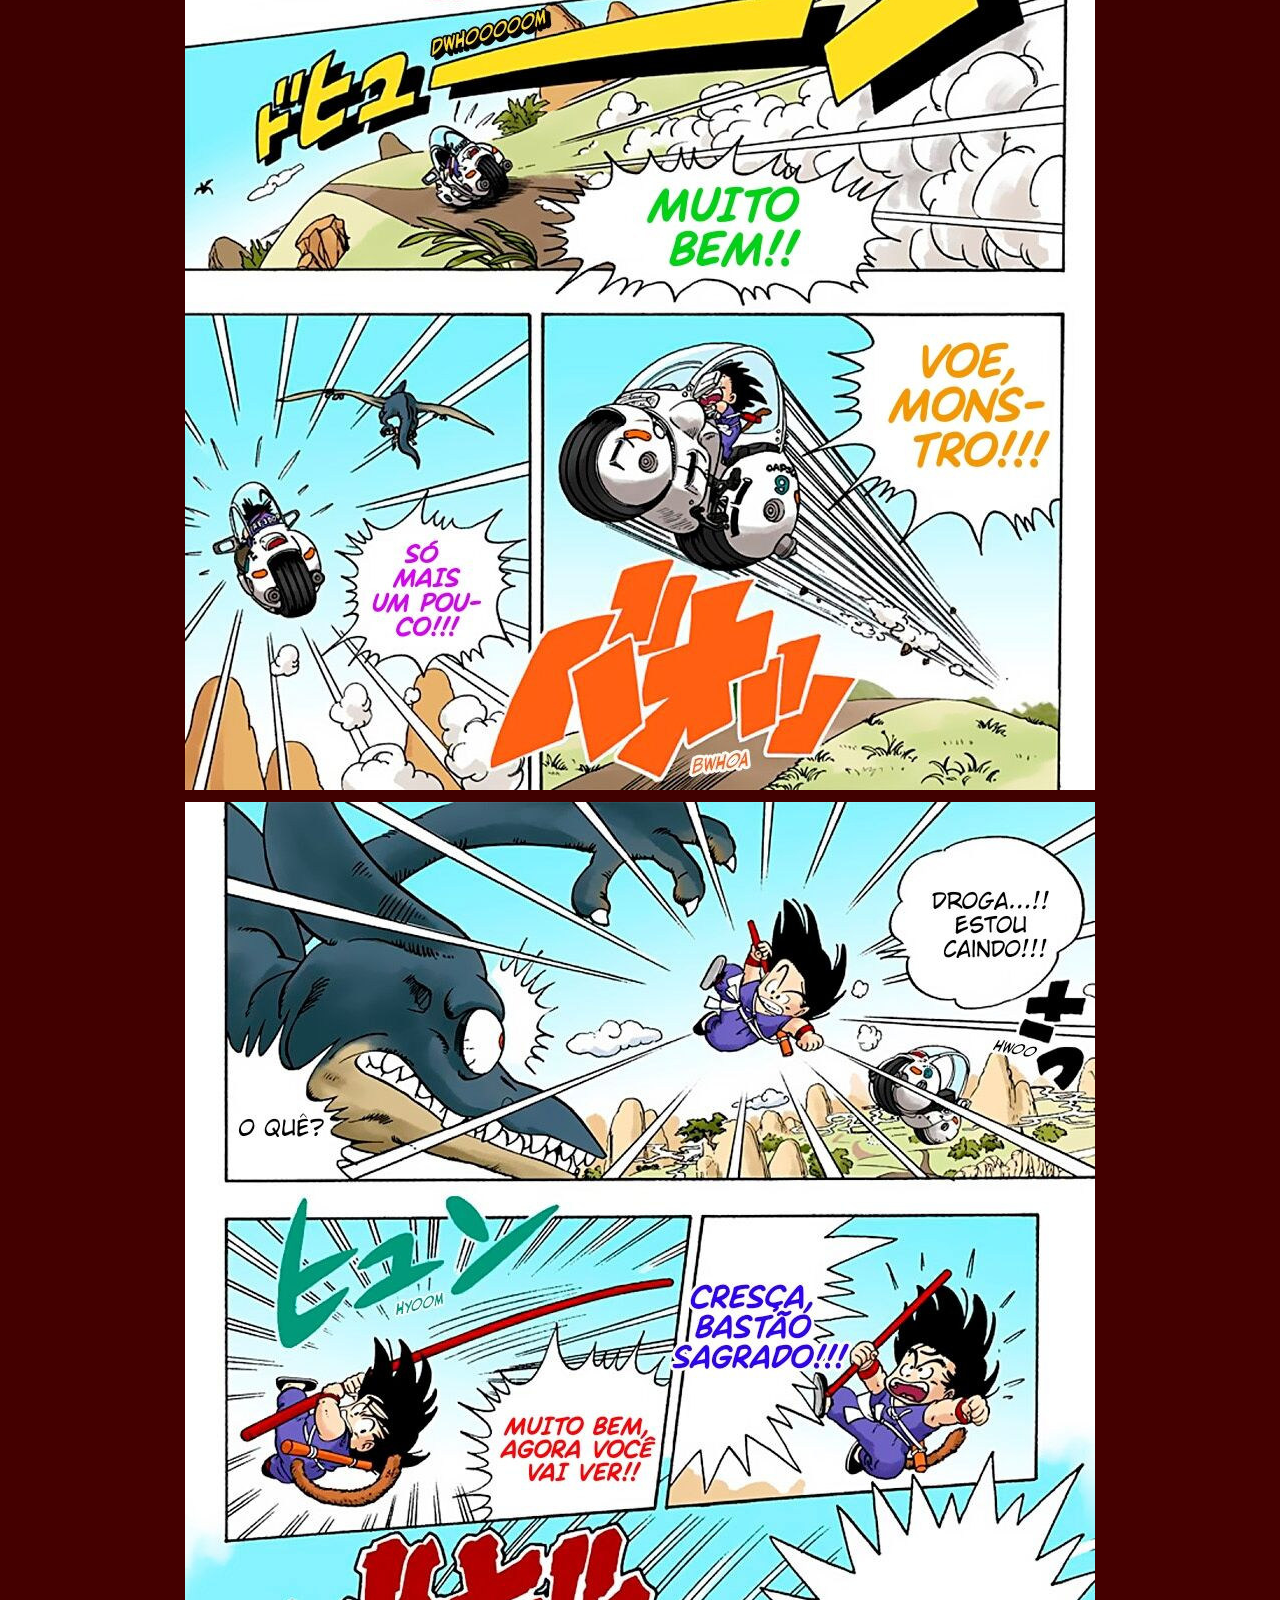
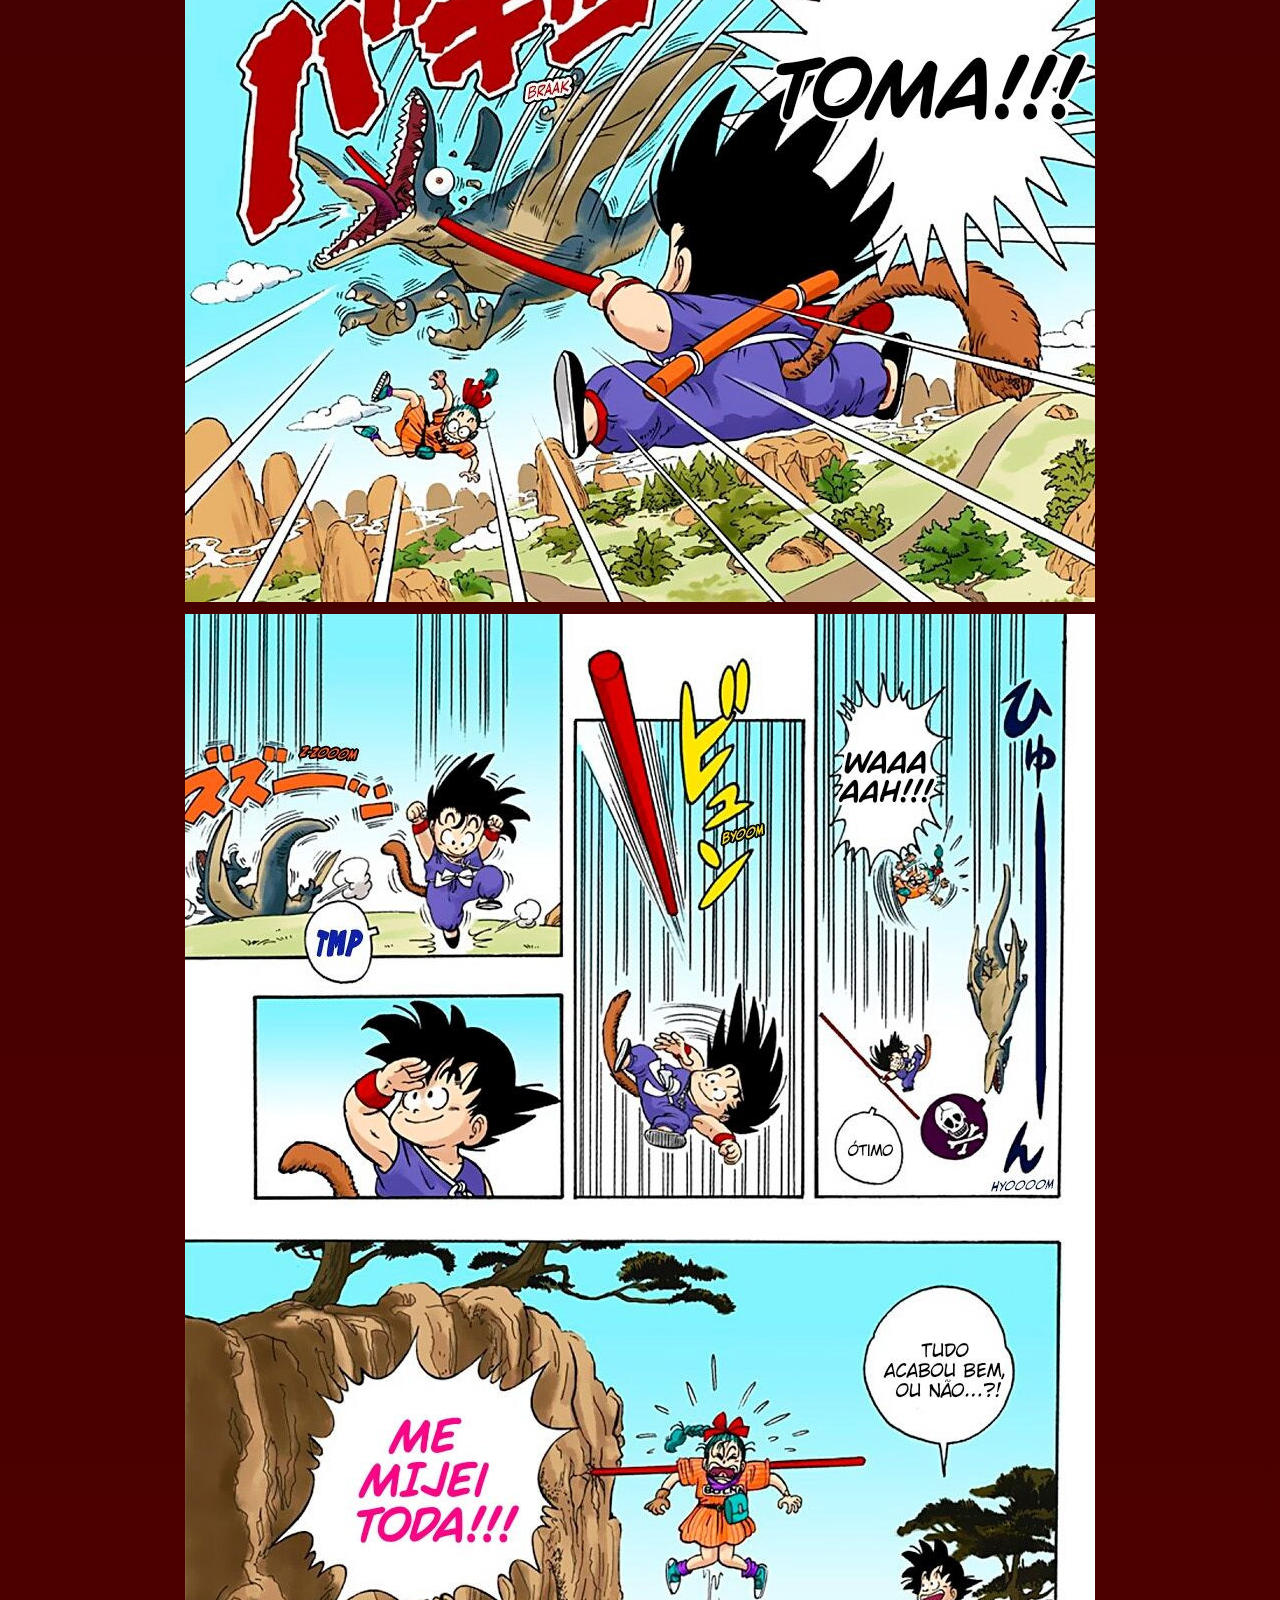
<file: Mangá/pg20-30.html>
<!DOCTYPE html>
<html lang="pt-BR">
<head>
    <meta charset="UTF-8">
    <meta name="viewport" content="width=device-width, initial-scale=1.0">
    <title>Meu manga online</title>
    <link rel="stylesheet" href="style.css">
</head>
<body>
    
            
    <button class="btn2" data-direction="previous">Anterior</button>
    <span class="progress">21–31 / 31</span>
    <button class="btn2" data-direction="next">Próximo</button>


    <main>
        <img class="cover" src="public/dragon-ball-vol-1-s%20Capa.jpg" alt="Capa de Dragon Ball volume 1" loading="lazy">

        <img src="public/21.jpg" alt="Página 21" fetchpriority="high">
        <img src="public/22.jpg" alt="Página 22" loading="lazy">
        <img src="public/23.jpg" alt="Página 23" loading="lazy">
        <img src="public/24.jpg" alt="Página 24" loading="lazy">
        <img src="public/25.jpg" alt="Página 25" loading="lazy">
        <img src="public/26.jpg" alt="Página 26" loading="lazy">
        <img src="public/27.jpg" alt="Página 27" loading="lazy">
        <img src="public/28.jpg" alt="Página 28" loading="lazy">
        <img src="public/29.jpg" alt="Página 29" loading="lazy">
        <img src="public/30.jpg" alt="Página 30" loading="lazy">
        <img src="public/31.jpg" alt="Página 31" loading="lazy">
    </main>

    <button class="btn" data-direction="previous">Anterior</button>
    <span class="progress">21–31 / 31</span>
    <button class="btn" data-direction="next">Próximo</button>

    <footer class="site-footer">
        <a href="https://github.com/PabloEmidioSantos/" target="_blank" rel="noopener noreferrer">Desenvolvido por Pablo Emidio dos santos</a>
    </footer>

<script src="script.js"></script>

</body>
</html>
</file>
<file: Mangá/style.css>
* {
    margin: 0;
    padding: 0;
    box-sizing: border-box;
}

body {
    background-image: linear-gradient(to bottom, #000000, #4f0000);
    color: #fff;
    font-family: Arial, sans-serif;
    min-height: 100vh;
    text-align: center;
}

header {
    width: 100%;
}

img.banner {
    width: 100%;
    height: auto;
    display: block;
}

h1.title {
    font-size: clamp(1.8rem, 6vw, 3rem);
    color: #fff;
    text-shadow: 2px 2px 4px #000;
    margin: 20px 12px;
}

.btn,
.btn2 {
    background-color: #000;
    color: #fff;
    border: none;
    padding: 12px 22px;
    margin: 20px 8px;
    font-size: 1rem;
    font-weight: 700;
    cursor: pointer;
    border-radius: 10px;
    transition: transform 180ms ease, box-shadow 180ms ease, background-color 180ms ease;
}

.btn2 {
    background-color: #4f0000;
}

.btn:hover,
.btn2:hover {
    background-color: #4f0000;
    box-shadow: 0 6px 16px #0008;
    transform: translateY(-3px) scale(1.04);
}

.btn2:hover {
    background-color: #700000;
}

.btn:active,
.btn2:active {
    transform: translateY(1px) scale(.97);
}

.btn:focus-visible,
.btn2:focus-visible {
    outline: 2px solid #fff;
    outline-offset: 3px;
}

.btn:disabled,
.btn2:disabled {
    cursor: not-allowed;
    opacity: .45;
    transform: none;
    box-shadow: none;
}

.progress {
    display: inline-block;
    min-width: 90px;
    font-weight: 700;
}

main {
    width: 100%;
    padding: 8px 12px 24px;
}

main img {
    display: block;
    width: 100%;
    max-width: 910px;
    height: auto;
    margin: 0 auto 12px;
}

main img.cover {
    max-width: 520px;
    margin-bottom: 24px;
}

.site-footer {
    padding: 24px 12px;
    background-color: #000;
}

.site-footer a {
    color: #fff;
    text-decoration: none;
}

.site-footer a:hover,
.site-footer a:focus-visible {
    text-decoration: underline;
}

@media (max-width: 480px) {
    .btn,
    .btn2 {
        padding: 10px 14px;
        margin: 16px 4px;
        font-size: .9rem;
    }

    .progress {
        min-width: 76px;
        font-size: .9rem;
    }
}
</file>
